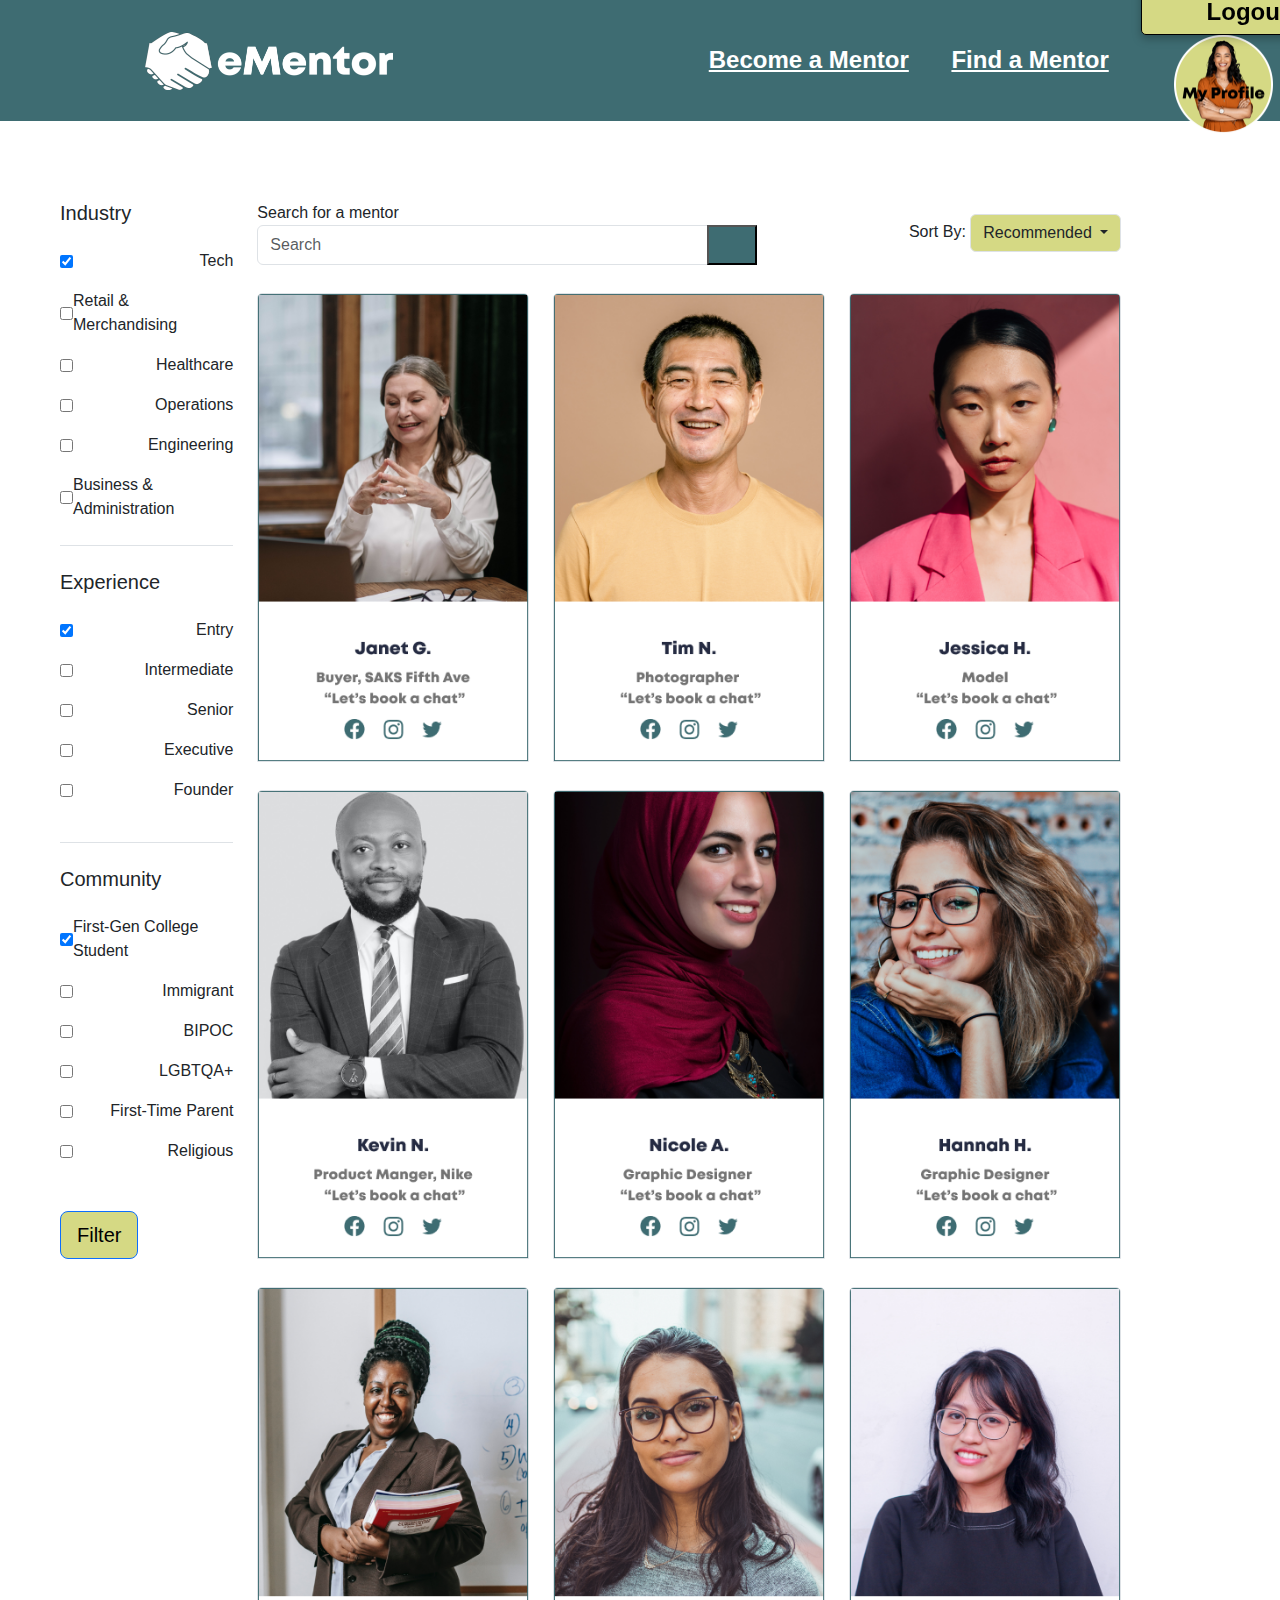
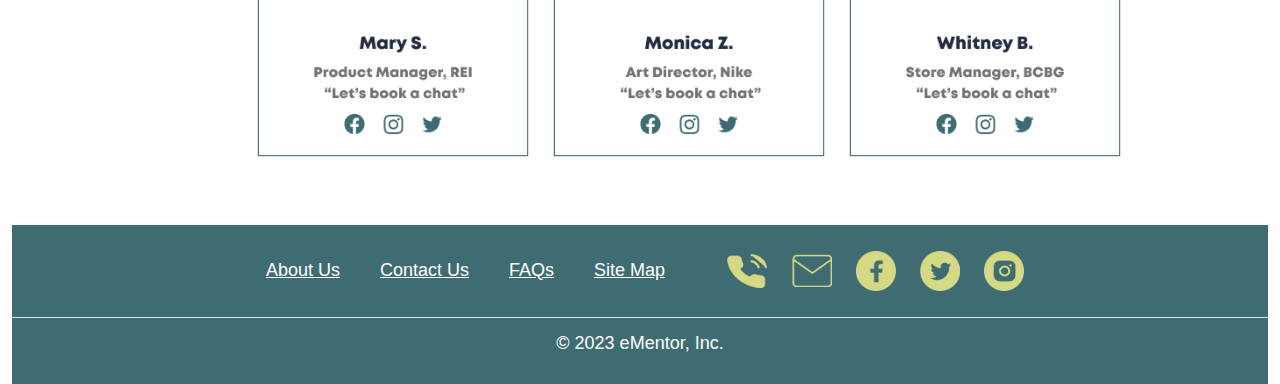
<file: gallery.html>
<!DOCTYPE html>
<html lang="en">
        <head>
        <meta charset="UTF-8">
        <meta name="viewport" content="width=device-width, initial-scale=1">
        
        <title>eMentor</title>
        
        <link href="bootstrap-5.3.0-alpha1-dist/css/bootstrap.min.css" rel="stylesheet"/>
        <script src="bootstrap-5.3.0-alpha1-dist/js/bootstrap.min.js"></script>
        <link rel="stylesheet" href="https://fonts.googleapis.com/icon?family=Material+Icons">
        <link href="https://fonts.cdnfonts.com/css/mont" rel="stylesheet">
        <link rel="stylesheet" href="css/gallery.css">

        <Style>
            .body{
                font-family: mont;
            }

            
            .input-group {
                color: white;
                width: 500px;

            }


        </Style>
<title>eMentor</title>

    </head>
    <body>
          <!-- Navbar -->
       <nav class="navbar navbar-expand-lg navbar-light bg-white" style="padding: 0px !important;">
        <div class="container-fluid" style="background-color: #3E6C72;">
          <button
            class="navbar-toggler"
            type="button"
            data-mdb-toggle="collapse"
            data-mdb-target="#navbarExample01"
            aria-controls="navbarExample01"
            aria-expanded="false"
            aria-label="Toggle navigation"
          >
            <i class="fas fa-bars"></i>
          </button>
          <div class="collapse navbar-collapse" id="navbarExample01">
            <ul class="navbar-nav me-auto mb-2 mb-lg-0">
              <li class="nav-item active">
                <a class="nav-link" aria-current="page" href="index.html"><img src="images/ementor-logo-white.png" height="58" alt="eMentor logo - handshake." style="margin-left: 125px"/></a>
              </li>
              <li class="nav-item2">
                <a class="nav-link" ahref="#" style="color: white;font-weight: bold; color: white; font-weight: bold; width: 236px !important; margin-right: 0px !important;"><u>Become a Mentor</u></a>
                <a class="nav-link" aria-current="page" href="gallery.html" style="color: white; font-weight: bold; width: 191px !important;"><u>Find a Mentor</u></a>
              </li>
            </ul>
                <div class="nav-btn" style="right: auto; margin-right: 50px; left: auto; margin-left: 0px;">
                  <button class="btn sign-link" href="#">Logout</button>&nbsp;&nbsp;
                  <a href="mentee.html">
                    <img src="images/nav-mentee-profile.png" alt="Button Image" style="width:99px; height:99px; margin-left:20px; margin-right:-10px;">
                  </a>
                </div>
        
          </div>
        </div>
      </nav>
      <!-- Navbar -->

<div class="b-example-divider"></div>
        
    <!-- Mentor Gallery Start -->
    <div class="container-fluid pt-5">
        <div class="row px-xl-5">
            <!-- Filter Sidebar Start -->
            <div class="col-lg-2 col-md-12">
                <!-- Industry Start -->
                <div class="border-bottom mb-4 pb-4">
                    <h5 class="font-weight-semi-bold mb-4">Industry</h5>
                    <form>
                        <div class="custom-control custom-checkbox d-flex align-items-center justify-content-between mb-3">
                            <input type="checkbox" class="custom-control-input" checked id="price-all">
                            <label class="custom-control-label" for="price-all">Tech</label>
                        </div>
                        <div class="custom-control custom-checkbox d-flex align-items-center justify-content-between mb-3">
                            <input type="checkbox" class="custom-control-input" id="price-1">
                            <label class="custom-control-label" for="price-1">Retail & Merchandising</label>
                        </div>
                        <div class="custom-control custom-checkbox d-flex align-items-center justify-content-between mb-3">
                            <input type="checkbox" class="custom-control-input" id="price-2">
                            <label class="custom-control-label" for="price-2">Healthcare</label>
                        </div>
                        <div class="custom-control custom-checkbox d-flex align-items-center justify-content-between mb-3">
                            <input type="checkbox" class="custom-control-input" id="price-3">
                            <label class="custom-control-label" for="price-3">Operations</label>
                        </div>
                        <div class="custom-control custom-checkbox d-flex align-items-center justify-content-between mb-3">
                            <input type="checkbox" class="custom-control-input" id="price-4">
                            <label class="custom-control-label" for="price-4">Engineering</label>
                        </div>
                        <div class="custom-control custom-checkbox d-flex align-items-center justify-content-between">
                            <input type="checkbox" class="custom-control-input" id="price-5">
                            <label class="custom-control-label" for="price-5">Business & Administration</label>
                        </div>
                    </form>
                </div>
                <!-- Industry End -->
                
                <!-- Experience Start -->
                <div class="border-bottom mb-4 pb-4">
                    <h5 class="font-weight-semi-bold mb-4">Experience</h5>
                    <form>
                        <div class="custom-control custom-checkbox d-flex align-items-center justify-content-between mb-3">
                            <input type="checkbox" class="custom-control-input" checked id="color-all">
                            <label class="custom-control-label" for="price-all">Entry</label>                        </div>
                        <div class="custom-control custom-checkbox d-flex align-items-center justify-content-between mb-3">
                            <input type="checkbox" class="custom-control-input" id="color-1">
                            <label class="custom-control-label" for="color-1">Intermediate</label>
                        </div>
                        <div class="custom-control custom-checkbox d-flex align-items-center justify-content-between mb-3">
                            <input type="checkbox" class="custom-control-input" id="color-2">
                            <label class="custom-control-label" for="color-2">Senior</label>
                        </div>
                        <div class="custom-control custom-checkbox d-flex align-items-center justify-content-between mb-3">
                            <input type="checkbox" class="custom-control-input" id="color-3">
                            <label class="custom-control-label" for="color-3">Executive</label>
                        </div>
                        <div class="custom-control custom-checkbox d-flex align-items-center justify-content-between mb-3">
                            <input type="checkbox" class="custom-control-input" id="color-4">
                            <label class="custom-control-label" for="color-4">Founder</label>
                        </div>
                    </form>
                </div>
                <!-- Experience End -->

                <!-- Community Start -->
                <div class="mb-5">
                    <h5 class="font-weight-semi-bold mb-4">Community</h5>
                    <form>
                        <div class="custom-control custom-checkbox d-flex align-items-center justify-content-between mb-3">
                            <input type="checkbox" class="custom-control-input" checked id="size-all">
                            <label class="custom-control-label" for="size-all">First-Gen College Student</label>
                        </div>
                        <div class="custom-control custom-checkbox d-flex align-items-center justify-content-between mb-3">
                            <input type="checkbox" class="custom-control-input" id="size-1">
                            <label class="custom-control-label" for="size-1">Immigrant</label>
                        </div>
                        <div class="custom-control custom-checkbox d-flex align-items-center justify-content-between mb-3">
                            <input type="checkbox" class="custom-control-input" id="size-2">
                            <label class="custom-control-label" for="size-2">BIPOC</label>
                        </div>
                        <div class="custom-control custom-checkbox d-flex align-items-center justify-content-between mb-3">
                            <input type="checkbox" class="custom-control-input" id="size-3">
                            <label class="custom-control-label" for="size-3">LGBTQA+</label>
                        </div>
                        <div class="custom-control custom-checkbox d-flex align-items-center justify-content-between mb-3">
                            <input type="checkbox" class="custom-control-input" id="size-4">
                            <label class="custom-control-label" for="size-4">First-Time Parent</label>
                        </div>
                        <div class="custom-control custom-checkbox d-flex align-items-center justify-content-between">
                            <input type="checkbox" class="custom-control-input" id="size-5">
                            <label class="custom-control-label" for="size-5">Religious</label>
                        </div>
                    </form>
                </div>
                <!-- Community End -->
                <div class="filter-button">
                    <button type="button" class="btn btn-primary btn-lg btn-block" style="background-color: #D5D984; color: black;">Filter</button>
                </div>
            </div>
            <!-- Filter Sidebar End -->


            <!-- Mentor Shop Start -->
            <div class="col-lg-9 col-md-12">
                <div class="row pb-3">
                    <!--Search/sort container Start-->
                    <div class="col-12 pb-1">
                        <div class="d-flex align-items-center justify-content-between mb-4">
                            <!--Search Bar Start-->
                            <form action="/serach">
                                <label for="search">Search for a mentor</label>
                                <div class="input-group">
                                    <input type="search" class="form-control" placeholder="Search">
                                    <div>
                                        <input type="submit" value="" class="input-group" style="background-color: #3E6C72; width: 50px; height: 40px;">
                                    </div>
                                </div>
                            </form>
                            <!--Search Bar End-->
                            <!--Sort By Start -->
                            <div class="dropdown ml-4">
                                <label>Sort By:</label>
                                <button class="btn border dropdown-toggle" type="button" id="triggerId" data-toggle="dropdown" aria-haspopup="true"
                                        aria-expanded="false" style="background-color: #D5D984;">
                                            Recommended
                                        </button>
                                <div class="dropdown-menu dropdown-menu-right" aria-labelledby="triggerId">
                                    <a class="dropdown-item" href="#">Best Rating</a>
                                    <a class="dropdown-item" href="#">Availability</a>
                                    <a class="dropdown-item" href="#">Recommended</a>
                                </div>
                            </div>
                            <!--Sort By End -->
                        </div>
                    </div>
                    <!--Search/sort container End -->
                    <!--Gallery Start-->
                    <div class="col-lg-4 col-md-6 col-sm-12 pb-1">
                        <div class="card product-item border-0 mb-4">
                            <div class="card-header product-img position-relative overflow-hidden bg-transparent border p-0">
                                <img class="img-fluid w-100" src="assets/Gallery assets/Mentor Card-1.png" alt="">
                            </div>
                        </div>
                    </div>
                    <div class="col-lg-4 col-md-6 col-sm-12 pb-1">
                        <div class="card product-item border-0 mb-4">
                            <div class="card-header product-img position-relative overflow-hidden bg-transparent border p-0">
                                <img class="img-fluid w-100" src="assets/Gallery assets/Mentor Card-2.png" alt="">
                            </div>
                        </div>
                    </div>
                    <div class="col-lg-4 col-md-6 col-sm-12 pb-1">
                        <div class="card product-item border-0 mb-4">
                            <div class="card-header product-img position-relative overflow-hidden bg-transparent border p-0">
                                <img class="img-fluid w-100" src="assets/Gallery assets/Mentor Card-3.png" alt="">
                            </div>
                        </div>
                    </div>
                    <div class="col-lg-4 col-md-6 col-sm-12 pb-1">
                        <div class="card product-item border-0 mb-4">
                            <div class="card-header product-img position-relative overflow-hidden bg-transparent border p-0">
                                <img class="img-fluid w-100" src="assets/Gallery assets/Mentor Card-4.png" alt="">
                            </div>
                        </div>
                    </div>
                    <div class="col-lg-4 col-md-6 col-sm-12 pb-1">
                        <div class="card product-item border-0 mb-4">
                            <div class="card-header product-img position-relative overflow-hidden bg-transparent border p-0">
                                <img class="img-fluid w-100" src="assets/Gallery assets/Mentor Card-5.png" alt="">
                            </div>
                        </div>
                    </div>
                    <div class="col-lg-4 col-md-6 col-sm-12 pb-1">
                        <div class="card product-item border-0 mb-4">
                            <a class="mentorProfile" aria-current="page" href="mentor.html">
                            <div class="card-header product-img position-relative overflow-hidden bg-transparent border p-0">
                                <img class="img-fluid w-100" src="assets/Gallery assets/Mentor Card-8.png" alt="Hannah">
                            </div></a>
                        </div>
                    </div>
                    <div class="col-lg-4 col-md-6 col-sm-12 pb-1">
                        <div class="card product-item border-0 mb-4">
                            <div class="card-header product-img position-relative overflow-hidden bg-transparent border p-0">
                                <img class="img-fluid w-100" src="assets/Gallery assets/Mentor Card-7.png" alt="">
                            </div>
                        </div>
                    </div>
                    <div class="col-lg-4 col-md-6 col-sm-12 pb-1">
                        <div class="card product-item border-0 mb-4">
                            <div class="card-header product-img position-relative overflow-hidden bg-transparent border p-0">
                                <img class="img-fluid w-100" src="assets/Gallery assets/Mentor Card.png" alt="">
                            </div>
                        </div>
                    </div>
                    <div class="col-lg-4 col-md-6 col-sm-12 pb-1">
                        <div class="card product-item border-0 mb-4">
                            <div class="card-header product-img position-relative overflow-hidden bg-transparent border p-0">
                                <img class="img-fluid w-100" src="assets/Gallery assets/Mentor Card-11.png" alt="">
                            </div>
                    </div>
                    <!--Gallery End-->
                </div>
            </div>
            <!-- Mentor Shop End -->
        </div>
    </div>
    <!-- Mentor Galley End -->
    </body>
     <!-- Footer -->
<div class="footer">
    <footer class="py-3 my-4">
      <ul class="nav justify-content-center border-bottom pb-3 mb-3">
        <li class="nav-item1"><a href="#">About Us</a></li>
        <li class="nav-item1"><a href="#">Contact Us</a></li>
        <li class="nav-item1"><a href="#">FAQs</a></li>
        <li class="nav-item1"><a href="#">Site Map</a></li>
   
        <ul class="icon justify-content-center">
        <li class="icon"><a href="#"><img src="images/icon-phone.png"></a></li>
        <li class="icon"><a href="#"><img src="images/icon-email.png"></a></li>
        <li class="icon"><a href="#"><img src="images/Facebook.png"></a></li>
        <li class="icon"><a href="#"><img src="images/Twitter.png"></a></li>
        <li class="icon"><a href="#"><img src="images/Instagram.png"></a></li>
      </ul>
    </ul>
      <p class="copyright">&copy; 2023 eMentor, Inc.</p>
    </footer>
  </div>
  <!-- Footer -->
</html>
</file>
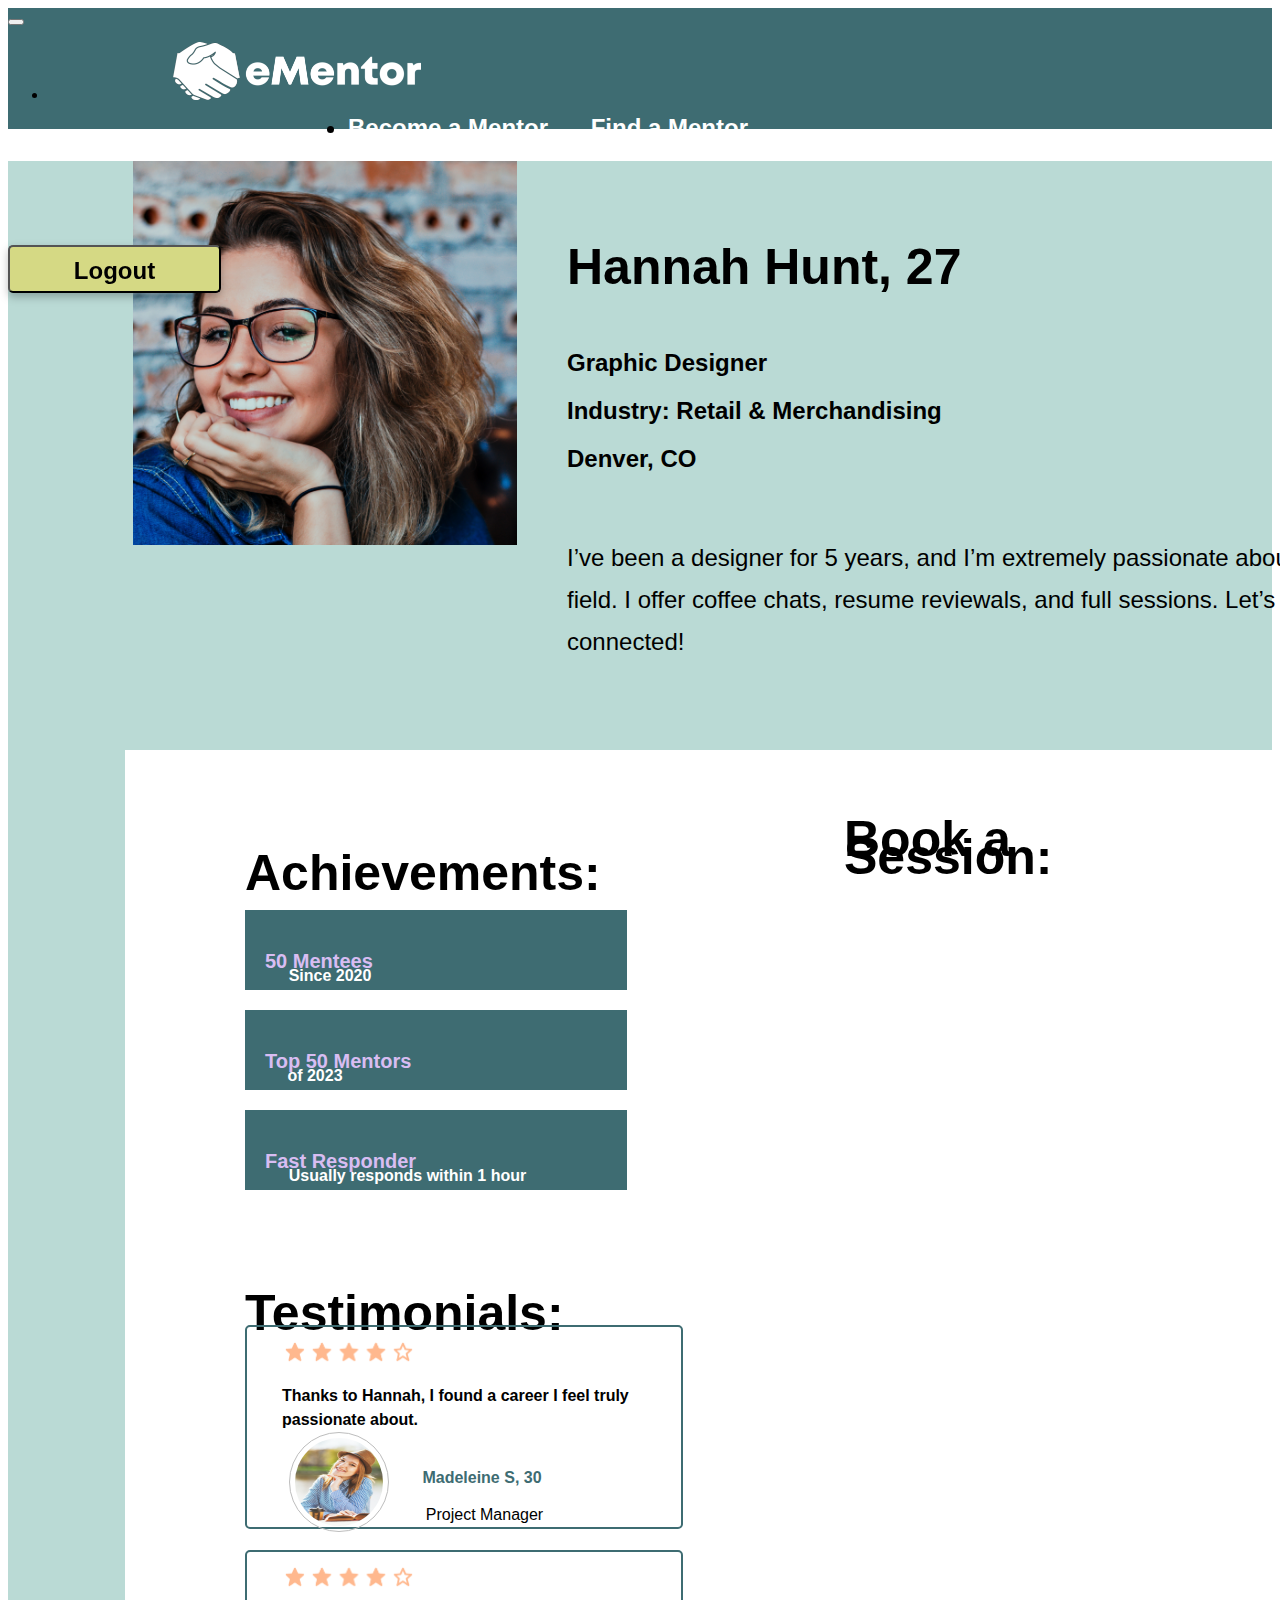
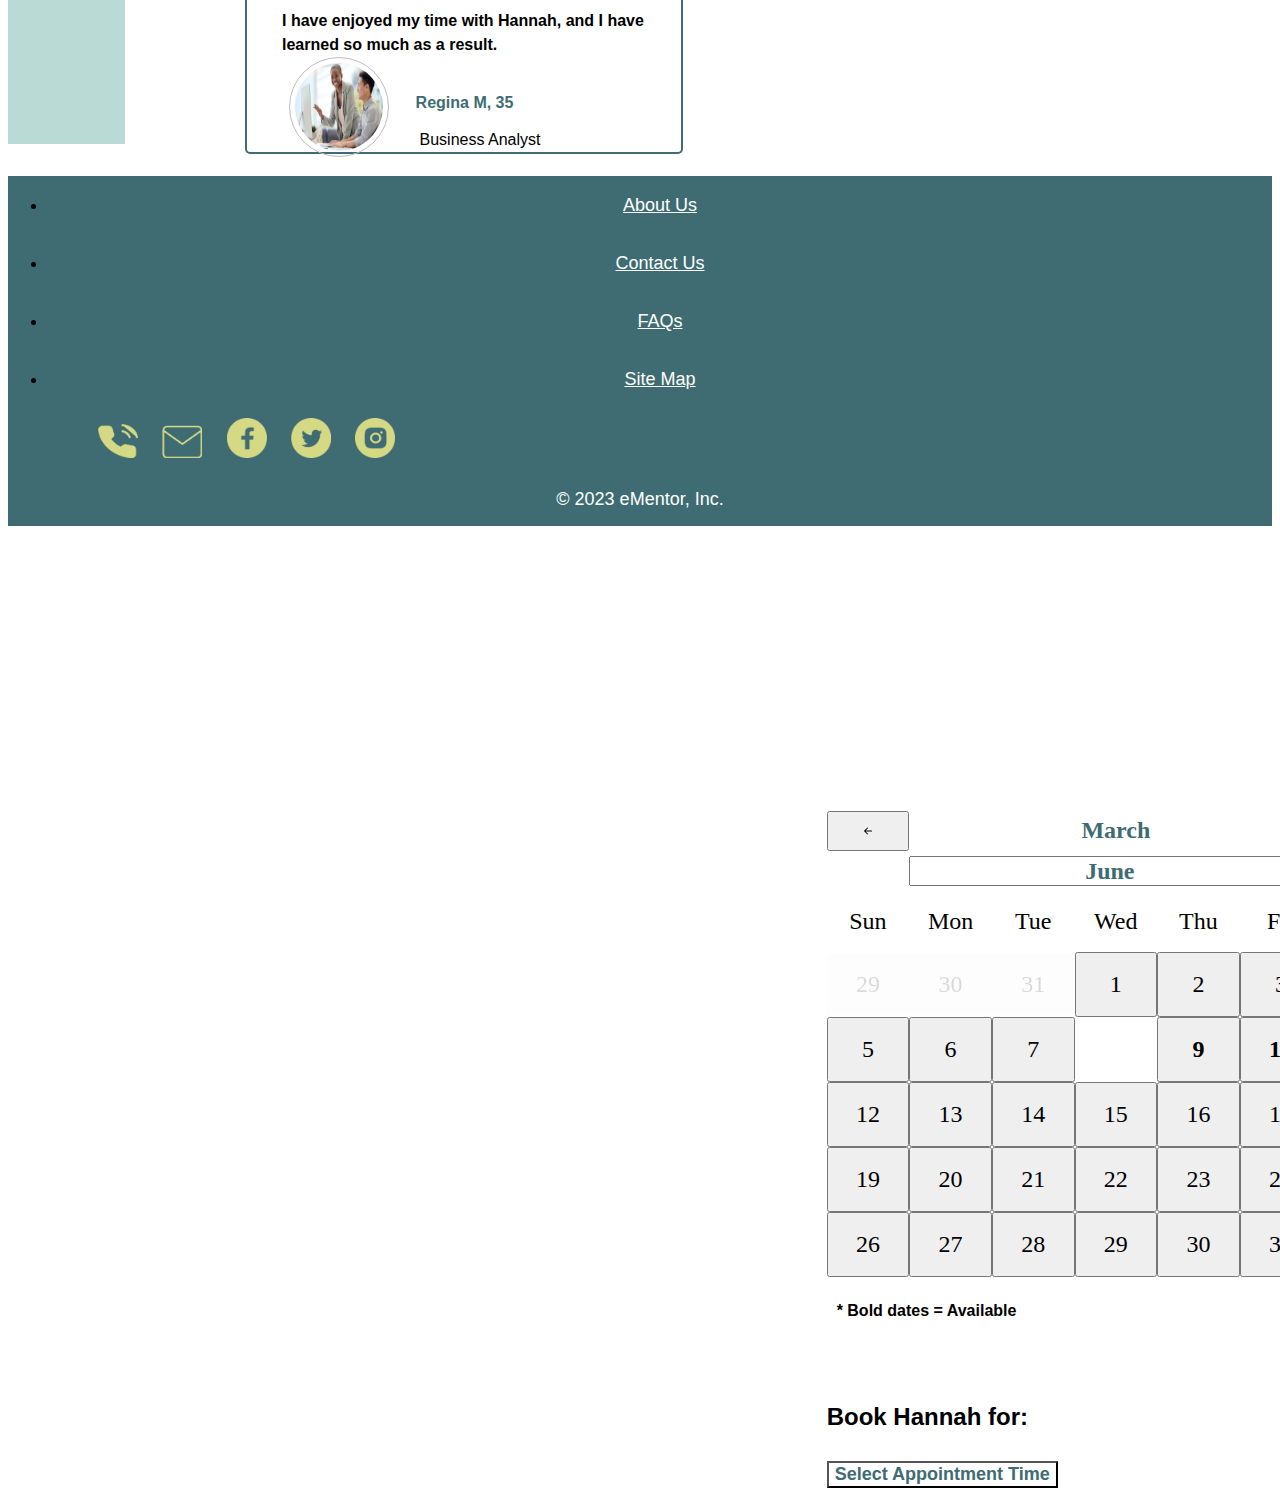
<file: mentor.html>
<!DOCTYPE html>
<html>
    <html lang="en">
    <head>
        <meta charset="UTF-8">
        <meta name="viewport" content="width=device-width, initial-scale=1">

        <link rel="stylesheet" href="https://cdn.jsdelivr.net/npm/bootstrap@4.6.2/dist/css/bootstrap.min.css" integrity="sha384-xOolHFLEh07PJGoPkLv1IbcEPTNtaed2xpHsD9ESMhqIYd0nLMwNLD69Npy4HI+N" crossorigin="anonymous">        <link href="https://cdn.jsdelivr.net/npm/bootstrap@5.3.0-alpha1/dist/css/bootstrap.min.css" rel="stylesheet" integrity="sha384-GLhlTQ8iRABdZLl6O3oVMWSktQOp6b7In1Zl3/Jr59b6EGGoI1aFkw7cmDA6j6gD" crossorigin="anonymous">
        <link rel="canonical" href="https://getbootstrap.com/docs/5.3/examples/footers/">
        <link rel="canonical" href="https://getbootstrap.com/docs/5.3/examples/dropdowns/">
        <link href="https://fonts.cdnfonts.com/css/mont" rel="stylesheet">
        <link rel="stylesheet" href="css/mentor.css">
        <link rel="stylesheet" href="js/cal.appt.js">
        <title>eMentor</title>

    </head>
        
    <body>
          <!-- Navbar -->
       <nav class="navbar navbar-expand-lg navbar-light bg-white" style="padding: 0px !important;">
        <div class="container-fluid" style="background-color: #3E6C72;">
          <button
            class="navbar-toggler"
            type="button"
            data-mdb-toggle="collapse"
            data-mdb-target="#navbarExample01"
            aria-controls="navbarExample01"
            aria-expanded="false"
            aria-label="Toggle navigation"
          >
            <i class="fas fa-bars"></i>
          </button>
          <div class="collapse navbar-collapse" id="navbarExample01">
            <ul class="navbar-nav me-auto mb-2 mb-lg-0">
              <li class="nav-item active">
                <a class="nav-link" aria-current="page" href="index.html"><img src="images/ementor-logo-white.png" height="58" alt="eMentor logo - handshake." style="margin-left: 125px"/></a>
              </li>
              <li class="nav-item2">
                <a class="nav-link" ahref="#" style="color: white;font-weight: bold; color: white; font-weight: bold; width: 236px !important; margin-right: 0px !important;"><u>Become a Mentor</u></a>
                <a class="nav-link" aria-current="page" href="gallery.html" style="color: white; font-weight: bold; width: 191px !important;"><u>Find a Mentor</u></a>
              </li>
            </ul>
                <div class="nav-btn" style="right: auto; margin-right: 50px; left: auto; margin-left: 0px;">
                  <button class="btn sign-link" href="#">Logout</button>&nbsp;&nbsp;
                  <a href="mentee.html">
                    <img src="images/nav-mentee-profile.png" alt="Button Image" style="width:99px; height:99px; margin-left:20px; margin-right:-10px;">
                  </a>
                </div>
        
          </div>
        </div>
      </nav>
      <!-- Navbar -->

<div class="b-example-divider"></div>

 <!-- About Mentor /photo -->
 <section style="background-color: #BADAD5;">
  <div class="container py-5" style="margin-left: 110px !important; margin-right: 110px !important;">
  
    <div style="display: grid; grid-template-columns: 4.8fr 8fr;">
        <div class="col-lg-12" style="padding-left: 0px !important;">
            <div class="card mb-8">
              <div class="card-body" style="padding: 0px !important;">
                <img src="images/hannahh.jpg" alt="avatar" class="img-fluid" style="height: auto; width: 100%;">
              </div>
          </div>
              </div>
              <div class="col-lg-12" style="padding-right: 0px !important;">
                <div class="card mb-8-1" style="width: 917px !important;">
                  <div class="card-body2">
                      <h1 class="my-3">Hannah Hunt, 27</h1><br>
                      <p class="text-muted">Graphic Designer</p>
                      <p class="text-muted">Industry: Retail &amp; Merchandising</p>
                      <p class="text-muted">Denver, CO</p><br>
                      <p class="text-muted-1">I’ve been a designer for 5 years, and I’m extremely passionate about my field. I offer coffee chats, resume reviewals, and full sessions. Let’s get connected! </p>
                      <div class="d-flex justify-content-end mb-2" style="width: 725px; margin-left: 75px !important;">
                        <button class="btn btn-primary" type="button">Follow</button>
                        <button class="btn btn-primary" type="button">Message</button>
                      </div>
                    </div>
                  </div>
                </div>
     
    
      </div>     
        

 <!-- Section/ achievements -->
<br>
<section class="section-container" style="height: 1050px;">
  <div class="sections">
<div class="section-1">
    <h1 style="margin-left: 100px !important; margin-bottom: 0px !important;">Achievements:</h1>
    <div class="mentee" style="left: 120px !important; width: 382px !important; padding-bottom: 0px !important; height: 80px !important;">
      <p class="title" style="padding-bottom: 0px !important;">50 Mentees</p><br>
      <p class="subtitle" style="width: 130px !important; padding-top: 20px !important; padding-bottom: 0px !important; margin-bottom: 0px !important;">Since 2020</p>
    </div>
    <div class="mentee" style="left: 120px; height: 80px; width: 382px !important; padding-bottom: 0px !important; top: 100px !important; margin-top: 100px !important;">
      <p class="title" style="margin-bottom: 0px !important;">Top 50 Mentors</p><br>
      <p class="subtitle" style="width: 100px !important; padding-bottom: 0px !important; padding-top: 20px !important; margin-bottom: 0px !important;">of 2023</p>
    </div>
    <div class="mentee" style="left: 120px; height: 80px; margin-top: 200px !important; width: 382px !important;">
      <p class="title" style="margin-bottom: 0px !important;">Fast Responder</p><br>
      <p class="subtitle" style="width: 293px !important; padding-bottom: 0px !important; padding-top: 20px !important; margin-bottom: 0px !important; padding-left: 16px !important;">Usually responds within 1 hour</p>
    </div>

</div>

<!-- Section/ testimonials -->
  <div class="section-2">
    <h1 style="margin-left: 100px; margin-bottom: 0px;">Testimonials:</h1>
   <div class="review" style="top: 75px; height: 200px; left: 120px;">
    <img src="images/stars.png" style="width: 130.07px; height: 22.01px; margin-left: -230px; padding-top: 0px !important; margin-top: 15px !important;">
    <p class="rinfo" style="text-align: left; margin-bottom: 0px; margin-left: 35px; margin-right: 35px;">Thanks to Hannah, I found a career I feel truly passionate about.</p>
    <img src="images/madeleine.jpg" style="box-sizing: border-box; border: 1px solid rgb(189, 189, 189); border-radius: 50%; padding: 5px; width: 100%; max-width: 100px; height: 100%; max-height: 100px; margin-left: -250px;">
    <p class="name" style="margin-bottom: 0px; width: 130px; top: auto; margin-top: -70px; margin-left: 170px;">Madeleine S, 30</p>
    <p style="width: 145px; margin-left: 165px; padding-left: 0px; margin-bottom: 0px;">Project Manager</p>
   </div>

   <div class="review" style="top: 300px; height:200px; left: 120px;">
    <img src="images/stars.png" style="width: 130.07px; height: 22.01px; margin-left: -230px; padding-top: 0px !important; margin-top: 15px !important;">
    <p class="rinfo" style="text-align: left; margin-bottom: 0px; margin-left: 35px; margin-right: 35px;">I have enjoyed my time with Hannah, and I have learned so much as a result.</p>
    <img src="images/mentor4.jpg" style="box-sizing: border-box; border: 1px solid rgb(189, 189, 189); border-radius: 50%; padding: 5px; width: 100%; max-width: 100px; height: 100%; max-height: 100px; margin-left: -250px;"><br>
    <p class="name" style="margin-bottom: 0px; width: 125px; top: auto; margin-top: -70px; margin-left: 155px;">Regina M, 35</p>
    <p style="width: 140px; margin-left: 163px; margin-bottom: 0px;">Business Analyst</p>
   </div>
    
  </div> 
</div>
 <!-- Section/ calendar -->
 <h1 style="margin-left: 180px; margin-bottom: 0px; top: 0px !important; margin-top: 80px !important;">Book a Session:</h1><br>
 <div class="dropdown-menu d-block position-static p-2 shadow rounded-3 w-340px;" style="margin-top: 160px !important; border-top-width: 0px !important; left: 0px !important; margin-left: -400px !important;">
   <div class="d-grid gap-1">
     <div class="cal">
       <div class="cal-month">
         <button class="btn cal-btn" type="button">
          <svg xmlns="https://www.w3.org/2000/svg" width="16" height="16" fill="currentColor" class="bi bi-arrow-left-short" viewBox="0 0 16 16">
            <path fill-rule="evenodd" d="M12 8a.5.5 0 0 1-.5.5H5.707l2.147 2.146a.5.5 0 0 1-.708.708l-3-3a.5.5 0 0 1 0-.708l3-3a.5.5 0 1 1 .708.708L5.707 7.5H11.5a.5.5 0 0 1 .5.5z"/>
          </svg>
         </button>
         <strong class="cal-month-name">March</strong>
         <select class="form-select cal-month-name d-none">
           <option value="January">January</option>
           <option value="February">February</option>
           <option value="March">March</option>
           <option value="April">April</option>
           <option value="May">May</option>
           <option selected value="June">June</option>
           <option value="July">July</option>
           <option value="August">August</option>
           <option value="September">September</option>
           <option value="October">October</option>
           <option value="November">November</option>
           <option value="December">December</option>
         </select>
         <button class="btn cal-btn" type="button">
          <svg xmlns="https://www.w3.org/2000/svg" width="16" height="16" fill="currentColor" class="bi bi-arrow-right-short" viewBox="0 0 16 16">
            <path fill-rule="evenodd" d="M4 8a.5.5 0 0 1 .5-.5h5.793L8.146 5.354a.5.5 0 1 1 .708-.708l3 3a.5.5 0 0 1 0 .708l-3 3a.5.5 0 0 1-.708-.708L10.293 8.5H4.5A.5.5 0 0 1 4 8z"/>
          </svg>
         </button>
       </div>
       <div class="cal-weekdays text-muted-2">
         <div class="cal-weekday">Sun</div>
         <div class="cal-weekday">Mon</div>
         <div class="cal-weekday">Tue</div>
         <div class="cal-weekday">Wed</div>
         <div class="cal-weekday">Thu</div>
         <div class="cal-weekday">Fri</div>
         <div class="cal-weekday">Sat</div>
       </div>
       <div class="cal-days">
        <button class="btn cal-btn" disabled type="button">29</button>
         <button class="btn cal-btn" disabled type="button">30</button>
         <button class="btn cal-btn" disabled type="button">31</button>
 
         <button class="btn cal-btn" type="button">1</button>
         <button class="btn cal-btn" type="button">2</button>
         <button class="btn cal-btn" type="button">3</button>
         <button class="btn cal-btn" type="button">4</button>
         <button class="btn cal-btn" type="button">5</button>
         <button class="btn cal-btn" type="button">6</button>
         <button class="btn cal-btn" type="button">7</button>
 
         <a class="btn cal-btn" type="button" href="mentor2.html"><b>8</b></a>
         <button class="btn cal-btn" type="button"><b>9</b></button>
         <button class="btn cal-btn" type="button"><b>10</b></button>
         <button class="btn cal-btn" type="button"><b>11</b></button>
         <button class="btn cal-btn" type="button">12</button>
         <button class="btn cal-btn" type="button">13</button>
         <button class="btn cal-btn" type="button">14</button>
 
         <button class="btn cal-btn" type="button">15</button>
         <button class="btn cal-btn" type="button">16</button>
         <button class="btn cal-btn" type="button">17</button>
         <button class="btn cal-btn" type="button">18</button>
         <button class="btn cal-btn" type="button">19</button>
         <button class="btn cal-btn" type="button">20</button>
         <button class="btn cal-btn" type="button">21</button>
 
         <button class="btn cal-btn" type="button">22</button>
         <button class="btn cal-btn" type="button">23</button>
         <button class="btn cal-btn" type="button">24</button>
         <button class="btn cal-btn" type="button">25</button>
         <button class="btn cal-btn" type="button">26</button>
         <button class="btn cal-btn" type="button">27</button>
         <button class="btn cal-btn" type="button">28</button>
 
         <button class="btn cal-btn" type="button">29</button>
         <button class="btn cal-btn" type="button">30</button>
         <button class="btn cal-btn" type="button">31</button>
         
       </div>
       <div class="legend">
        <p class="legend-1"><b>* Bold dates = Available</b></p>
       </div>

       <div class="booking">
        <p class="bookapt">Book Hannah for:</p>
       </div>

       <div class="dropdown-menu-1">
        <button class="btn btn-secondary dropdown-toggle" type="button" id="dropdownMenuButton" data-toggle="dropdown" aria-haspopup="true" aria-expanded="false" 
        style="font-size: 18px; font-family: 'Mont', sans-serif; font-weight: 900; color: #3E6C72; background-color: #ffffff;">
          Select Appointment Time
        </button>
        <div class="dropdown-menu" aria-labelledby="dropdownMenuButton" style="position: absolute; transform: translate3d(733px, 261px, 0px); top: 0px; left: 0px; will-change: transform; width: 252px; height: 98px;">
          <a class="dropdown-item item1 active" href="#" style="font-size: 18px; font-family: 'Mont', sans-serif; font-weight: 900; color: #3E6C72; background-color: #ffffff;">Coffee Chat - 10 min</a>
          <a class="dropdown-item item2" href="#" style="font-size: 18px; font-family: 'Mont', sans-serif; font-weight: 900; color: #3E6C72; background-color: #ffffff;">Mentor Session - 60 min</a>
        </div>
      </div>
     </div>
   </div>

 </div>

</section>

</div>

<script src="https://cdn.jsdelivr.net/npm/jquery@3.5.1/dist/jquery.slim.min.js" integrity="sha384-DfXdz2htPH0lsSSs5nCTpuj/zy4C+OGpamoFVy38MVBnE+IbbVYUew+OrCXaRkfj" crossorigin="anonymous"></script>
<script src="https://cdn.jsdelivr.net/npm/popper.js@1.16.1/dist/umd/popper.min.js" integrity="sha384-9/reFTGAW83EW2RDu2S0VKaIzap3H66lZH81PoYlFhbGU+6BZp6G7niu735Sk7lN" crossorigin="anonymous"></script>
<script src="https://cdn.jsdelivr.net/npm/bootstrap@4.6.2/dist/js/bootstrap.min.js" integrity="sha384-+sLIOodYLS7CIrQpBjl+C7nPvqq+FbNUBDunl/OZv93DB7Ln/533i8e/mZXLi/P+" crossorigin="anonymous"></script>
<script src="https://cdn.jsdelivr.net/npm/bootstrap@5.3.0-alpha1/dist/js/bootstrap.min.js" integrity="sha384-mQ93GR66B00ZXjt0YO5KlohRA5SY2XofN4zfuZxLkoj1gXtW8ANNCe9d5Y3eG5eD" crossorigin="anonymous"></script>

</body>

<div class="b-example-divider" style="margin-top: 1050px !important; margin-bottom: 0px !important;"></div>

<!-- Footer -->
<div class="footer" style="top: auto !important; margin-top: 0px !important;">
  <footer class="py-3 my-4" style="margin-top: 0px !important;">
    <ul class="nav justify-content-center border-bottom pb-3 mb-3" style="margin-top: 0px !important;">
      <li class="nav-item1"><a href="#">About Us</a></li>
      <li class="nav-item1"><a href="#">Contact Us</a></li>
      <li class="nav-item1"><a href="#">FAQs</a></li>
      <li class="nav-item1"><a href="#">Site Map</a></li>
 
      <ul class="icon justify-content-center">
      <li class="icon"><a href="#"><img src="images/icon-phone.png"></a></li>
      <li class="icon"><a href="#"><img src="images/icon-email.png"></a></li>
      <li class="icon"><a href="#"><img src="images/Facebook.png"></a></li>
      <li class="icon"><a href="#"><img src="images/Twitter.png"></a></li>
      <li class="icon"><a href="#"><img src="images/Instagram.png"></a></li>
    </ul>
  </ul>
    <p class="copyright">&copy; 2023 eMentor, Inc.</p>
  </footer>
</div>
<!-- Footer -->

</html>
</file>
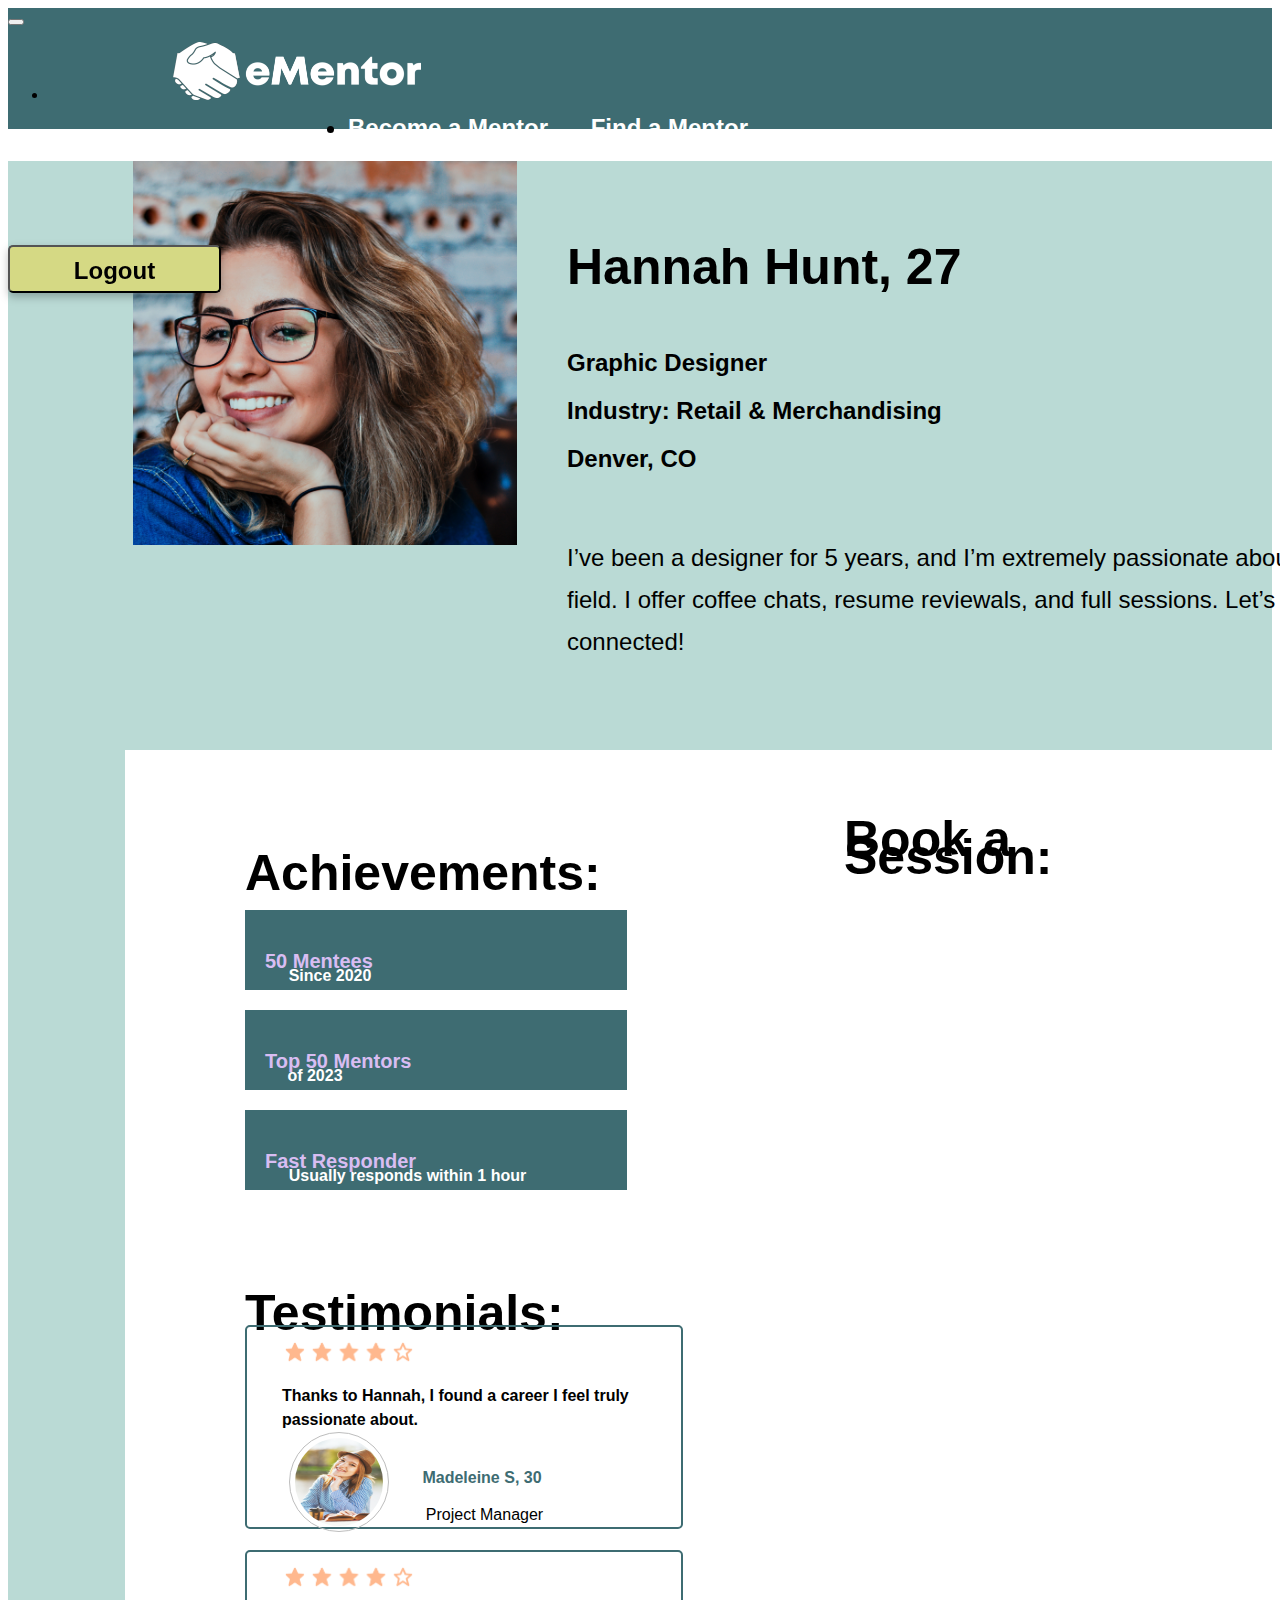
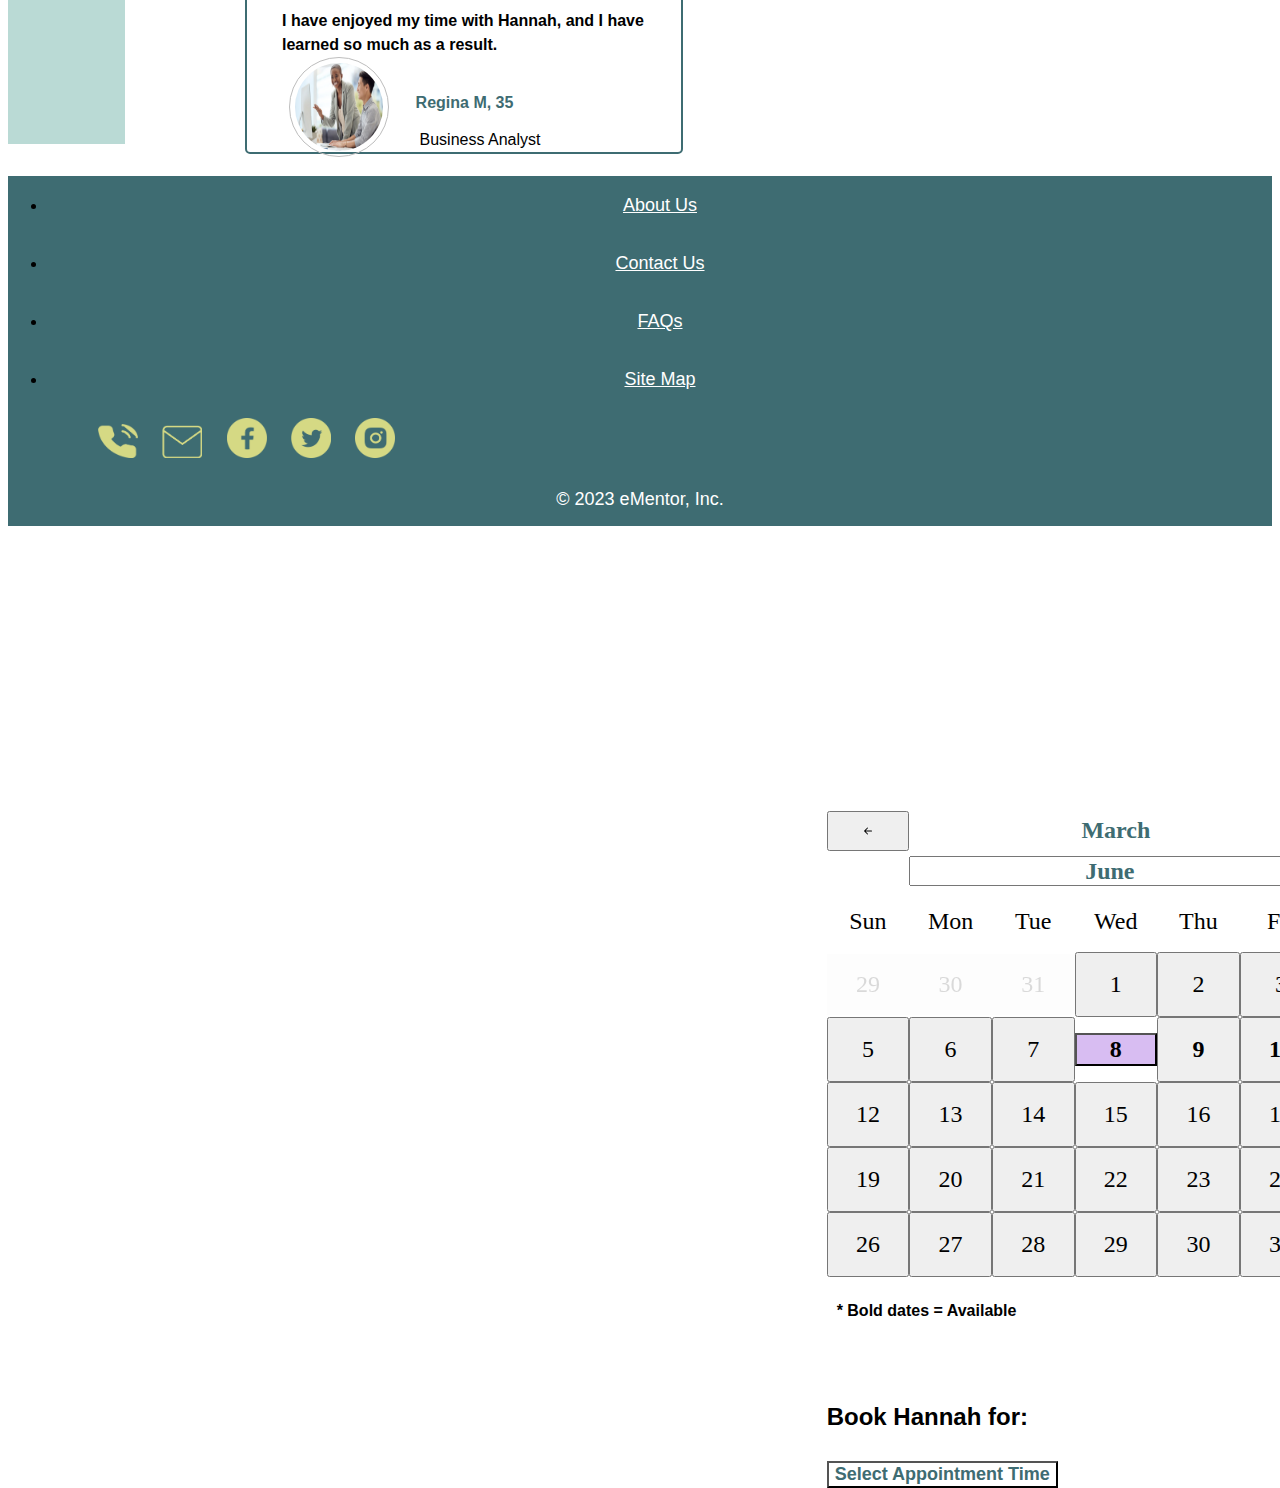
<file: mentor2.html>
<!DOCTYPE html>
<html>
    <html lang="en">
    <head>
        <meta charset="UTF-8">
        <meta name="viewport" content="width=device-width, initial-scale=1">

        <link rel="stylesheet" href="https://cdn.jsdelivr.net/npm/bootstrap@4.6.2/dist/css/bootstrap.min.css" integrity="sha384-xOolHFLEh07PJGoPkLv1IbcEPTNtaed2xpHsD9ESMhqIYd0nLMwNLD69Npy4HI+N" crossorigin="anonymous">        <link href="https://cdn.jsdelivr.net/npm/bootstrap@5.3.0-alpha1/dist/css/bootstrap.min.css" rel="stylesheet" integrity="sha384-GLhlTQ8iRABdZLl6O3oVMWSktQOp6b7In1Zl3/Jr59b6EGGoI1aFkw7cmDA6j6gD" crossorigin="anonymous">
        <link rel="canonical" href="https://getbootstrap.com/docs/5.3/examples/footers/">
        <link rel="canonical" href="https://getbootstrap.com/docs/5.3/examples/dropdowns/">
        <link href="https://fonts.cdnfonts.com/css/mont" rel="stylesheet">
        <link rel="stylesheet" href="css/mentor.css">
        <link rel="stylesheet" href="js/cal.appt.js">
        <title>eMentor</title>

    </head>
        
    <body>
          <!-- Navbar -->
       <nav class="navbar navbar-expand-lg navbar-light bg-white" style="padding: 0px !important;">
        <div class="container-fluid" style="background-color: #3E6C72;">
          <button
            class="navbar-toggler"
            type="button"
            data-mdb-toggle="collapse"
            data-mdb-target="#navbarExample01"
            aria-controls="navbarExample01"
            aria-expanded="false"
            aria-label="Toggle navigation"
          >
            <i class="fas fa-bars"></i>
          </button>
          <div class="collapse navbar-collapse" id="navbarExample01">
            <ul class="navbar-nav me-auto mb-2 mb-lg-0">
              <li class="nav-item active">
                <a class="nav-link" aria-current="page" href="index.html"><img src="images/ementor-logo-white.png" height="58" alt="eMentor logo - handshake." style="margin-left: 125px"/></a>
              </li>
              <li class="nav-item2">
                <a class="nav-link" ahref="#" style="color: white;font-weight: bold; color: white; font-weight: bold; width: 236px !important; margin-right: 0px !important;"><u>Become a Mentor</u></a>
                <a class="nav-link" aria-current="page" href="gallery.html" style="color: white; font-weight: bold; width: 191px !important;"><u>Find a Mentor</u></a>
              </li>
            </ul>
                <div class="nav-btn" style="right: auto; margin-right: 50px; left: auto; margin-left: 0px;">
                  <button class="btn sign-link" href="#">Logout</button>&nbsp;&nbsp;
                  <a href="mentee.html">
                    <img src="images/nav-mentee-profile.png" alt="Button Image" style="width:99px; height:99px; margin-left:20px; margin-right:-10px;">
                  </a>
                </div>
        
          </div>
        </div>
      </nav>
      <!-- Navbar -->

<div class="b-example-divider"></div>

 <!-- About Mentor /photo -->
 <section style="background-color: #BADAD5;">
  <div class="container py-5" style="margin-left: 110px !important; margin-right: 110px !important;">
  
    <div style="display: grid; grid-template-columns: 4.8fr 8fr;">
        <div class="col-lg-12" style="padding-left: 0px !important;">
            <div class="card mb-8">
              <div class="card-body" style="padding: 0px !important;">
                <img src="images/hannahh.jpg" alt="avatar" class="img-fluid" style="height: auto; width: 100%;">
              </div>
          </div>
              </div>
              <div class="col-lg-12" style="padding-right: 0px !important;">
                <div class="card mb-8-1" style="width: 917px !important;">
                  <div class="card-body2">
                      <h1 class="my-3">Hannah Hunt, 27</h1><br>
                      <p class="text-muted">Graphic Designer</p>
                      <p class="text-muted">Industry: Retail &amp; Merchandising</p>
                      <p class="text-muted">Denver, CO</p><br>
                      <p class="text-muted-1">I’ve been a designer for 5 years, and I’m extremely passionate about my field. I offer coffee chats, resume reviewals, and full sessions. Let’s get connected! </p>
                      <div class="d-flex justify-content-end mb-2" style="width: 725px; margin-left: 75px !important;">
                        <button class="btn btn-primary" type="button">Follow</button>
                        <button class="btn btn-primary" type="button">Message</button>
                      </div>
                    </div>
                  </div>
                </div>
     
    
      </div>     
        

 <!-- Section/ achievements -->
<br>
<section class="section-container" style="height: 1050px;">
  <div class="sections">
<div class="section-1">
    <h1 style="margin-left: 100px !important; margin-bottom: 0px !important;">Achievements:</h1>
    <div class="mentee" style="left: 120px !important; width: 382px !important; padding-bottom: 0px !important; height: 80px !important;">
      <p class="title" style="padding-bottom: 0px !important;">50 Mentees</p><br>
      <p class="subtitle" style="width: 130px !important; padding-top: 20px !important; padding-bottom: 0px !important; margin-bottom: 0px !important;">Since 2020</p>
    </div>
    <div class="mentee" style="left: 120px; height: 80px; width: 382px !important; padding-bottom: 0px !important; top: 100px !important; margin-top: 100px !important;">
      <p class="title" style="margin-bottom: 0px !important;">Top 50 Mentors</p><br>
      <p class="subtitle" style="width: 100px !important; padding-bottom: 0px !important; padding-top: 20px !important; margin-bottom: 0px !important;">of 2023</p>
    </div>
    <div class="mentee" style="left: 120px; height: 80px; margin-top: 200px !important; width: 382px !important;">
      <p class="title" style="margin-bottom: 0px !important;">Fast Responder</p><br>
      <p class="subtitle" style="width: 293px !important; padding-bottom: 0px !important; padding-top: 20px !important; margin-bottom: 0px !important; padding-left: 16px !important;">Usually responds within 1 hour</p>
    </div>

</div>

<!-- Section/ testimonials -->
  <div class="section-2">
    <h1 style="margin-left: 100px; margin-bottom: 0px;">Testimonials:</h1>
   <div class="review" style="top: 75px; height: 200px; left: 120px;">
    <img src="images/stars.png" style="width: 130.07px; height: 22.01px; margin-left: -230px; padding-top: 0px !important; margin-top: 15px !important;">
    <p class="rinfo" style="text-align: left; margin-bottom: 0px; margin-left: 35px; margin-right: 35px;">Thanks to Hannah, I found a career I feel truly passionate about.</p>
    <img src="images/madeleine.jpg" style="box-sizing: border-box; border: 1px solid rgb(189, 189, 189); border-radius: 50%; padding: 5px; width: 100%; max-width: 100px; height: 100%; max-height: 100px; margin-left: -250px;">
    <p class="name" style="margin-bottom: 0px; width: 130px; top: auto; margin-top: -70px; margin-left: 170px;">Madeleine S, 30</p>
    <p style="width: 145px; margin-left: 165px; padding-left: 0px; margin-bottom: 0px;">Project Manager</p>
   </div>

   <div class="review" style="top: 300px; height:200px; left: 120px;">
    <img src="images/stars.png" style="width: 130.07px; height: 22.01px; margin-left: -230px; padding-top: 0px !important; margin-top: 15px !important;">
    <p class="rinfo" style="text-align: left; margin-bottom: 0px; margin-left: 35px; margin-right: 35px;">I have enjoyed my time with Hannah, and I have learned so much as a result.</p>
    <img src="images/mentor4.jpg" style="box-sizing: border-box; border: 1px solid rgb(189, 189, 189); border-radius: 50%; padding: 5px; width: 100%; max-width: 100px; height: 100%; max-height: 100px; margin-left: -250px;"><br>
    <p class="name" style="margin-bottom: 0px; width: 125px; top: auto; margin-top: -70px; margin-left: 155px;">Regina M, 35</p>
    <p style="width: 140px; margin-left: 163px; margin-bottom: 0px;">Business Analyst</p>
   </div>
    
  </div> 
</div>
 <!-- Section/ calendar -->
 <h1 style="margin-left: 180px; margin-bottom: 0px; top: 0px !important; margin-top: 80px !important;">Book a Session:</h1><br>
 <div class="dropdown-menu d-block position-static p-2 shadow rounded-3 w-340px;" style="margin-top: 160px !important; border-top-width: 0px !important; left: 0px !important; margin-left: -400px !important;">
   <div class="d-grid gap-1">
     <div class="cal">
       <div class="cal-month">
         <button class="btn cal-btn" type="button">
          <svg xmlns="https://www.w3.org/2000/svg" width="16" height="16" fill="currentColor" class="bi bi-arrow-left-short" viewBox="0 0 16 16">
            <path fill-rule="evenodd" d="M12 8a.5.5 0 0 1-.5.5H5.707l2.147 2.146a.5.5 0 0 1-.708.708l-3-3a.5.5 0 0 1 0-.708l3-3a.5.5 0 1 1 .708.708L5.707 7.5H11.5a.5.5 0 0 1 .5.5z"/>
          </svg>
         </button>
         <strong class="cal-month-name">March</strong>
         <select class="form-select cal-month-name d-none">
           <option value="January">January</option>
           <option value="February">February</option>
           <option value="March">March</option>
           <option value="April">April</option>
           <option value="May">May</option>
           <option selected value="June">June</option>
           <option value="July">July</option>
           <option value="August">August</option>
           <option value="September">September</option>
           <option value="October">October</option>
           <option value="November">November</option>
           <option value="December">December</option>
         </select>
         <button class="btn cal-btn" type="button">
          <svg xmlns="https://www.w3.org/2000/svg" width="16" height="16" fill="currentColor" class="bi bi-arrow-right-short" viewBox="0 0 16 16">
            <path fill-rule="evenodd" d="M4 8a.5.5 0 0 1 .5-.5h5.793L8.146 5.354a.5.5 0 1 1 .708-.708l3 3a.5.5 0 0 1 0 .708l-3 3a.5.5 0 0 1-.708-.708L10.293 8.5H4.5A.5.5 0 0 1 4 8z"/>
          </svg>
         </button>
       </div>
       <div class="cal-weekdays text-muted-2">
         <div class="cal-weekday">Sun</div>
         <div class="cal-weekday">Mon</div>
         <div class="cal-weekday">Tue</div>
         <div class="cal-weekday">Wed</div>
         <div class="cal-weekday">Thu</div>
         <div class="cal-weekday">Fri</div>
         <div class="cal-weekday">Sat</div>
       </div>
       <div class="cal-days">
        <button class="btn cal-btn" disabled type="button">29</button>
         <button class="btn cal-btn" disabled type="button">30</button>
         <button class="btn cal-btn" disabled type="button">31</button>
 
         <button class="btn cal-btn" type="button">1</button>
         <button class="btn cal-btn" type="button">2</button>
         <button class="btn cal-btn" type="button">3</button>
         <button class="btn cal-btn" type="button">4</button>
         <button class="btn cal-btn" type="button">5</button>
         <button class="btn cal-btn" type="button">6</button>
         <button class="btn cal-btn" type="button">7</button>
 
         <button class="btn cal-btn-1" type="button"><b>8</b></button>
         <button class="btn cal-btn" type="button"><b>9</b></button>
         <button class="btn cal-btn" type="button"><b>10</b></button>
         <button class="btn cal-btn" type="button"><b>11</b></button>
         <button class="btn cal-btn" type="button">12</button>
         <button class="btn cal-btn" type="button">13</button>
         <button class="btn cal-btn" type="button">14</button>
 
         <button class="btn cal-btn" type="button">15</button>
         <button class="btn cal-btn" type="button">16</button>
         <button class="btn cal-btn" type="button">17</button>
         <button class="btn cal-btn" type="button">18</button>
         <button class="btn cal-btn" type="button">19</button>
         <button class="btn cal-btn" type="button">20</button>
         <button class="btn cal-btn" type="button">21</button>
 
         <button class="btn cal-btn" type="button">22</button>
         <button class="btn cal-btn" type="button">23</button>
         <button class="btn cal-btn" type="button">24</button>
         <button class="btn cal-btn" type="button">25</button>
         <button class="btn cal-btn" type="button">26</button>
         <button class="btn cal-btn" type="button">27</button>
         <button class="btn cal-btn" type="button">28</button>
 
         <button class="btn cal-btn" type="button">29</button>
         <button class="btn cal-btn" type="button">30</button>
         <button class="btn cal-btn" type="button">31</button>
         
       </div>
       <div class="legend">
        <p class="legend-1"><b>* Bold dates = Available</b></p>
       </div>

       <div class="booking">
        <p class="bookapt">Book Hannah for:</p>
       </div>

       <div class="dropdown-menu-1">
        <button class="btn btn-secondary dropdown-toggle" type="button" id="dropdownMenuButton" data-toggle="dropdown" aria-haspopup="true" aria-expanded="false" 
        style="font-size: 18px; font-family: 'Mont', sans-serif; font-weight: 900; color: #3E6C72; background-color: #ffffff;">
          Select Appointment Time
        </button>
        <div class="dropdown-menu" aria-labelledby="dropdownMenuButton" style="position: absolute; transform: translate3d(733px, 261px, 0px); top: 0px; left: 0px; will-change: transform; width: 252px; height: 98px;">
          <a class="dropdown-item item1 active" href="mentor3.html" style="font-size: 18px; font-family: 'Mont', sans-serif; font-weight: 900; color: #3E6C72; background-color: #ffffff;">Coffee Chat - 10 min</a>
          <a class="dropdown-item item2" href="#" style="font-size: 18px; font-family: 'Mont', sans-serif; font-weight: 900; color: #3E6C72; background-color: #ffffff;">Mentor Session - 60 min</a>
        </div>
      </div>
     </div>
   </div>

 </div>

</section>

</div>

<script src="https://cdn.jsdelivr.net/npm/jquery@3.5.1/dist/jquery.slim.min.js" integrity="sha384-DfXdz2htPH0lsSSs5nCTpuj/zy4C+OGpamoFVy38MVBnE+IbbVYUew+OrCXaRkfj" crossorigin="anonymous"></script>
<script src="https://cdn.jsdelivr.net/npm/popper.js@1.16.1/dist/umd/popper.min.js" integrity="sha384-9/reFTGAW83EW2RDu2S0VKaIzap3H66lZH81PoYlFhbGU+6BZp6G7niu735Sk7lN" crossorigin="anonymous"></script>
<script src="https://cdn.jsdelivr.net/npm/bootstrap@4.6.2/dist/js/bootstrap.min.js" integrity="sha384-+sLIOodYLS7CIrQpBjl+C7nPvqq+FbNUBDunl/OZv93DB7Ln/533i8e/mZXLi/P+" crossorigin="anonymous"></script>
<script src="https://cdn.jsdelivr.net/npm/bootstrap@5.3.0-alpha1/dist/js/bootstrap.min.js" integrity="sha384-mQ93GR66B00ZXjt0YO5KlohRA5SY2XofN4zfuZxLkoj1gXtW8ANNCe9d5Y3eG5eD" crossorigin="anonymous"></script>

</body>

<div class="b-example-divider" style="margin-top: 1050px !important; margin-bottom: 0px !important;"></div>

<!-- Footer -->
<div class="footer" style="top: auto !important; margin-top: 0px !important;">
  <footer class="py-3 my-4" style="margin-top: 0px !important;">
    <ul class="nav justify-content-center border-bottom pb-3 mb-3" style="margin-top: 0px !important;">
      <li class="nav-item1"><a href="#">About Us</a></li>
      <li class="nav-item1"><a href="#">Contact Us</a></li>
      <li class="nav-item1"><a href="#">FAQs</a></li>
      <li class="nav-item1"><a href="#">Site Map</a></li>
 
      <ul class="icon justify-content-center">
      <li class="icon"><a href="#"><img src="images/icon-phone.png"></a></li>
      <li class="icon"><a href="#"><img src="images/icon-email.png"></a></li>
      <li class="icon"><a href="#"><img src="images/Facebook.png"></a></li>
      <li class="icon"><a href="#"><img src="images/Twitter.png"></a></li>
      <li class="icon"><a href="#"><img src="images/Instagram.png"></a></li>
    </ul>
  </ul>
    <p class="copyright">&copy; 2023 eMentor, Inc.</p>
  </footer>
</div>
<!-- Footer -->

</html>
</file>
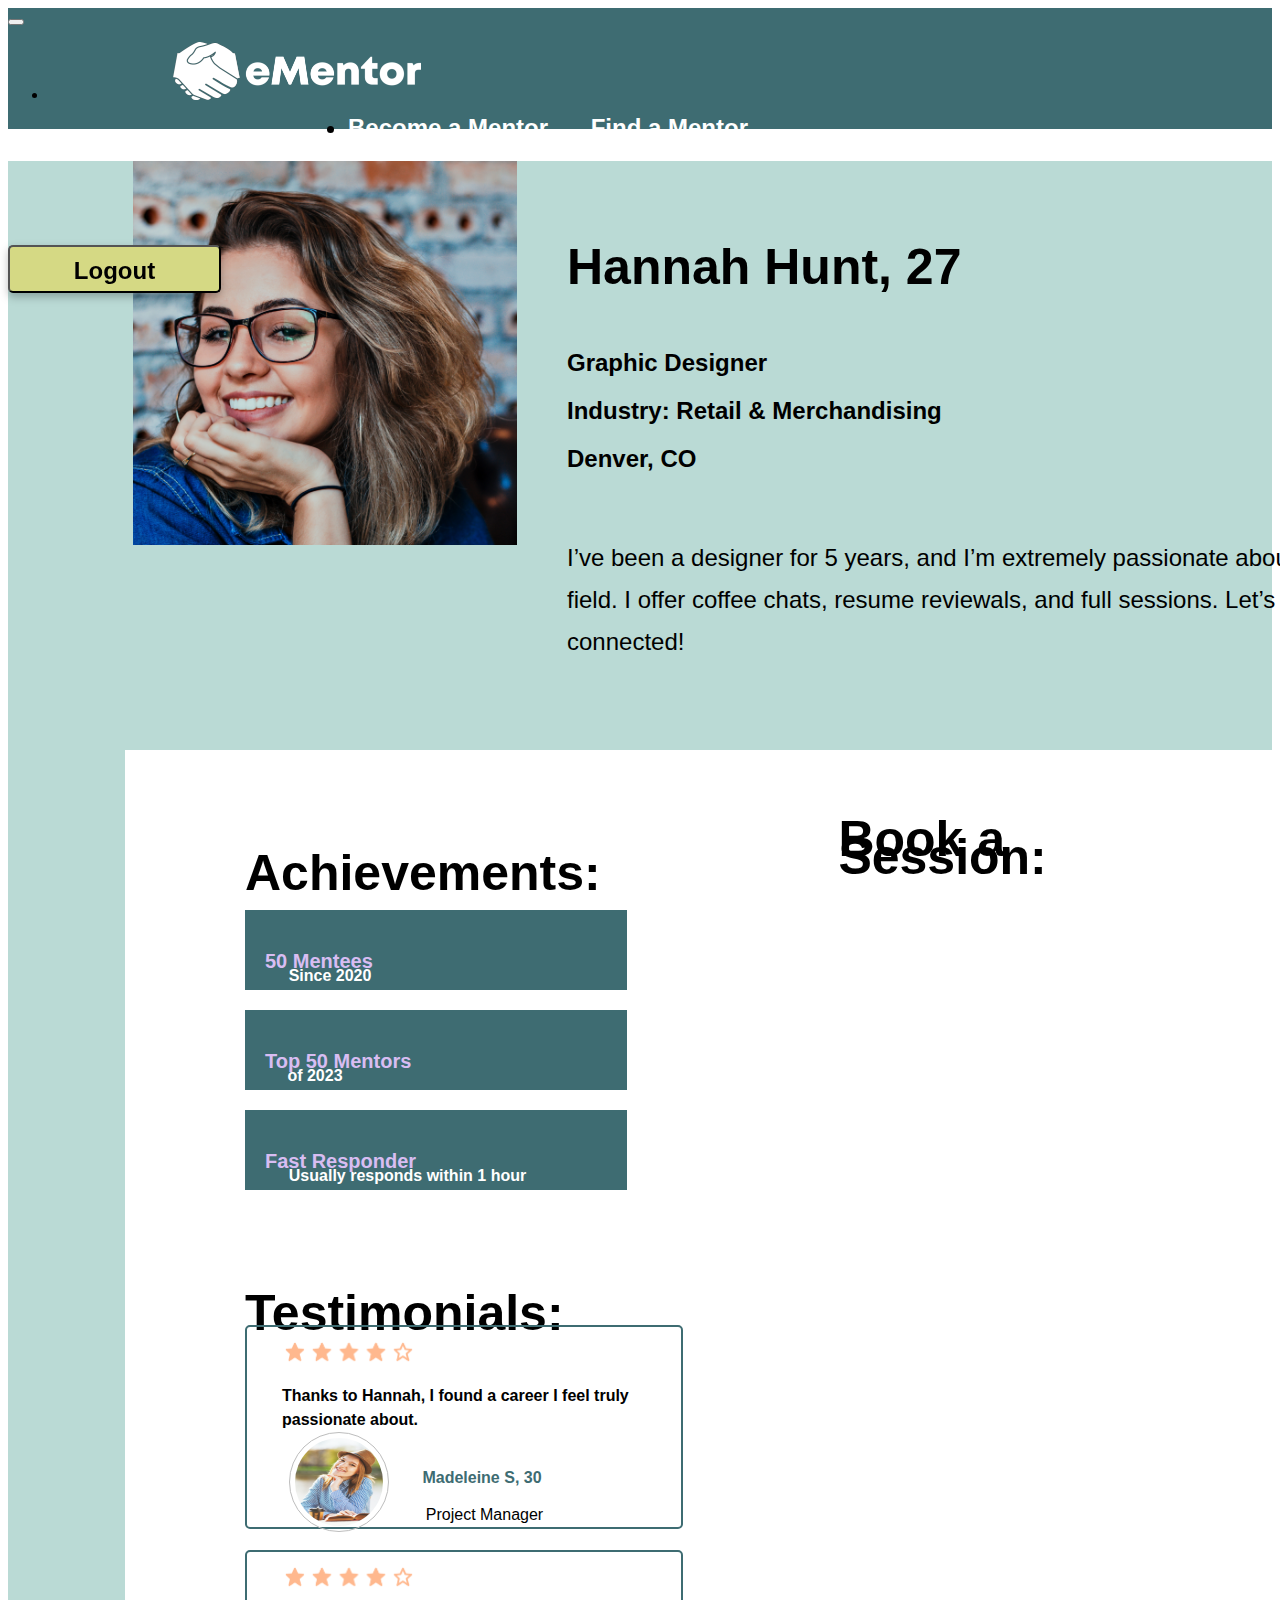
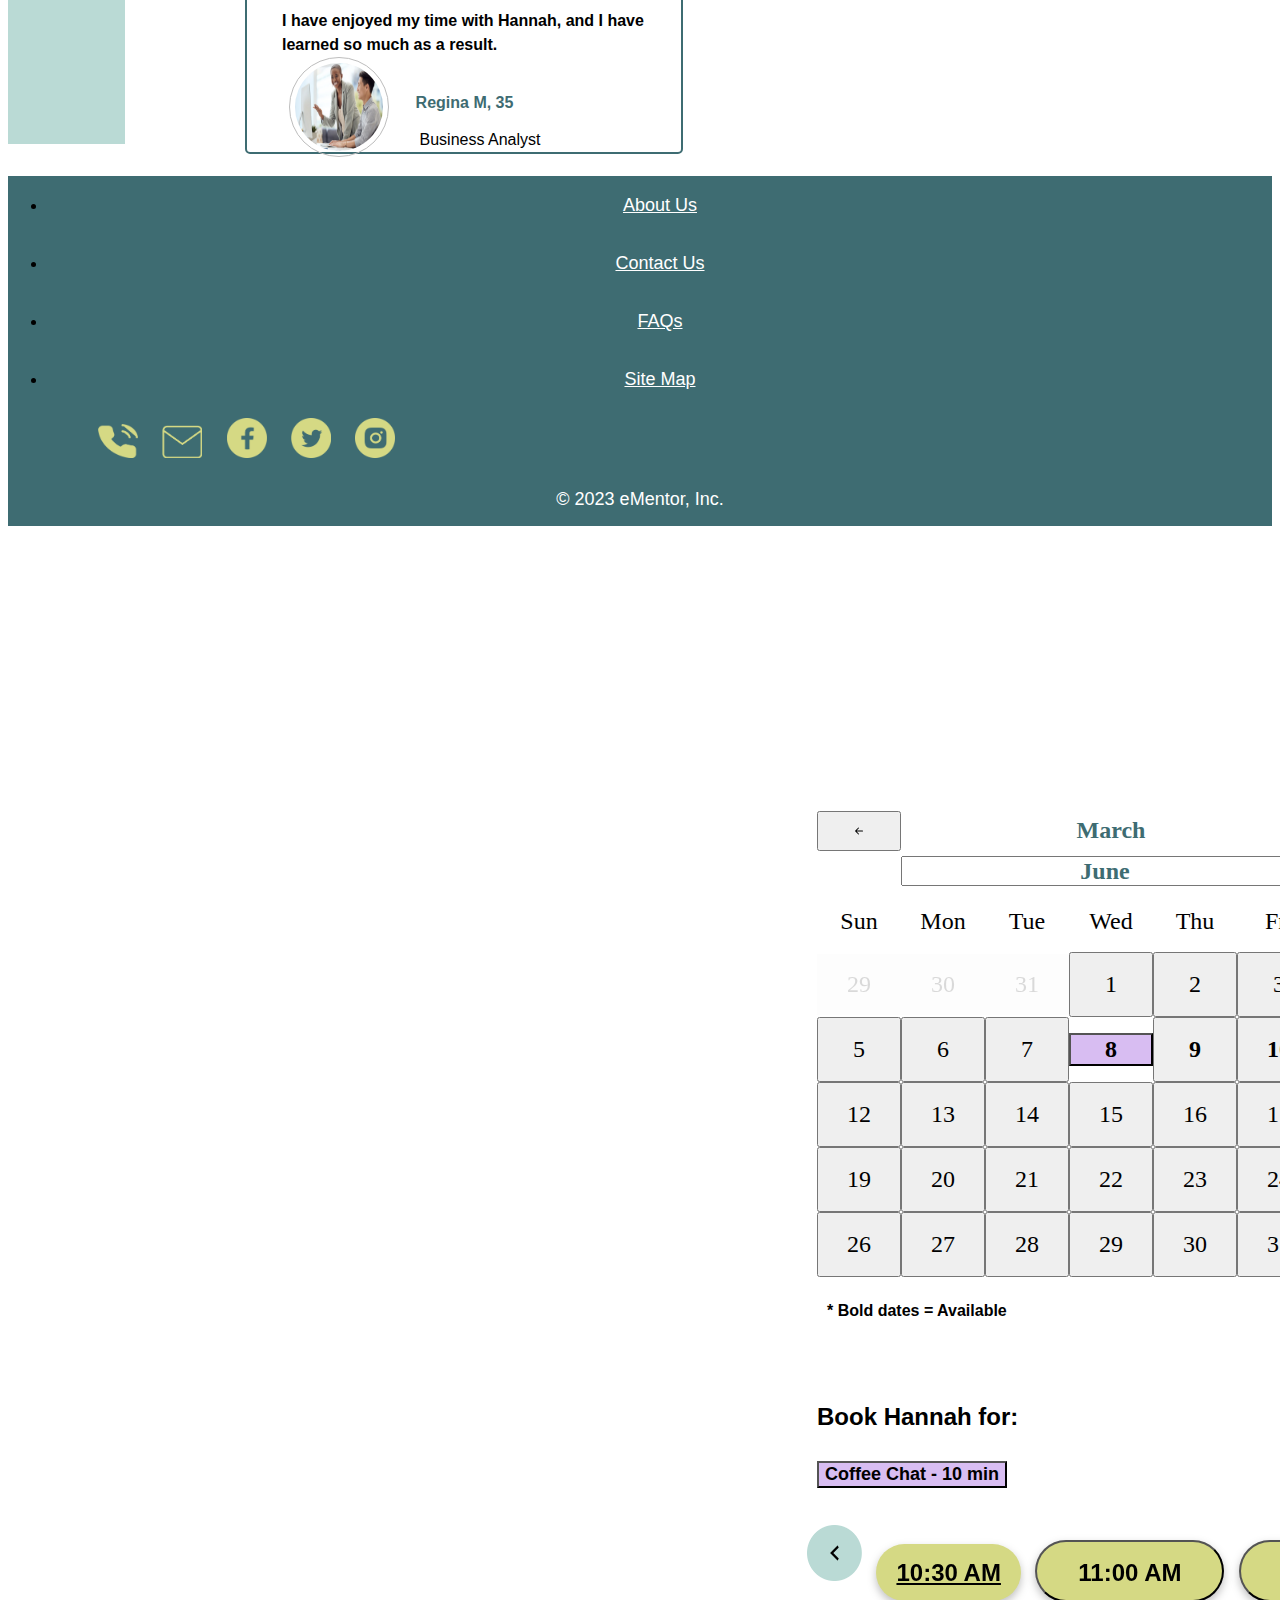
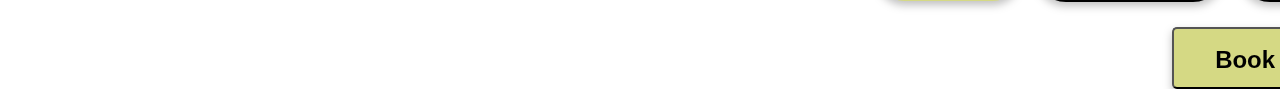
<file: mentor3.html>
<!DOCTYPE html>
<html>
    <html lang="en">
    <head>
        <meta charset="UTF-8">
        <meta name="viewport" content="width=device-width, initial-scale=1">

        <link rel="stylesheet" href="https://cdn.jsdelivr.net/npm/bootstrap@4.6.2/dist/css/bootstrap.min.css" integrity="sha384-xOolHFLEh07PJGoPkLv1IbcEPTNtaed2xpHsD9ESMhqIYd0nLMwNLD69Npy4HI+N" crossorigin="anonymous">        <link href="https://cdn.jsdelivr.net/npm/bootstrap@5.3.0-alpha1/dist/css/bootstrap.min.css" rel="stylesheet" integrity="sha384-GLhlTQ8iRABdZLl6O3oVMWSktQOp6b7In1Zl3/Jr59b6EGGoI1aFkw7cmDA6j6gD" crossorigin="anonymous">
        <link rel="canonical" href="https://getbootstrap.com/docs/5.3/examples/footers/">
        <link rel="canonical" href="https://getbootstrap.com/docs/5.3/examples/dropdowns/">
        <link href="https://fonts.cdnfonts.com/css/mont" rel="stylesheet">
        <link rel="stylesheet" href="css/mentor.css">
        <link rel="stylesheet" href="js/cal.appt.js">
        <title>eMentor</title>

    </head>
        
    <body>
          <!-- Navbar -->
       <nav class="navbar navbar-expand-lg navbar-light bg-white" style="padding: 0px !important;">
        <div class="container-fluid" style="background-color: #3E6C72;">
          <button
            class="navbar-toggler"
            type="button"
            data-mdb-toggle="collapse"
            data-mdb-target="#navbarExample01"
            aria-controls="navbarExample01"
            aria-expanded="false"
            aria-label="Toggle navigation"
          >
            <i class="fas fa-bars"></i>
          </button>
          <div class="collapse navbar-collapse" id="navbarExample01">
            <ul class="navbar-nav me-auto mb-2 mb-lg-0">
              <li class="nav-item active">
                <a class="nav-link" aria-current="page" href="index.html"><img src="images/ementor-logo-white.png" height="58" alt="eMentor logo - handshake." style="margin-left: 125px"/></a>
              </li>
              <li class="nav-item2">
                <a class="nav-link" ahref="#" style="color: white;font-weight: bold; color: white; font-weight: bold; width: 236px !important; margin-right: 0px !important;"><u>Become a Mentor</u></a>
                <a class="nav-link" aria-current="page" href="gallery.html" style="color: white; font-weight: bold; width: 191px !important;"><u>Find a Mentor</u></a>
              </li>
            </ul>
                <div class="nav-btn" style="right: auto; margin-right: 50px; left: auto; margin-left: 0px;">
                  <button class="btn sign-link" href="#">Logout</button>&nbsp;&nbsp;
                  <a href="mentee.html">
                    <img src="images/nav-mentee-profile.png" alt="Button Image" style="width:99px; height:99px; margin-left:20px; margin-right:-10px;">
                  </a>
                </div>
        
          </div>
        </div>
      </nav>
      <!-- Navbar -->

<div class="b-example-divider"></div>

 <!-- About Mentor /photo -->
 <section style="background-color: #BADAD5;">
  <div class="container py-5" style="margin-left: 110px !important; margin-right: 110px !important;">
  
    <div style="display: grid; grid-template-columns: 4.8fr 8fr;">
        <div class="col-lg-12" style="padding-left: 0px !important;">
            <div class="card mb-8">
              <div class="card-body" style="padding: 0px !important;">
                <img src="images/hannahh.jpg" alt="avatar" class="img-fluid" style="height: auto; width: 100%;">
              </div>
          </div>
              </div>
              <div class="col-lg-12" style="padding-right: 0px !important;">
                <div class="card mb-8-1" style="width: 917px !important;">
                  <div class="card-body2">
                      <h1 class="my-3">Hannah Hunt, 27</h1><br>
                      <p class="text-muted">Graphic Designer</p>
                      <p class="text-muted">Industry: Retail &amp; Merchandising</p>
                      <p class="text-muted">Denver, CO</p><br>
                      <p class="text-muted-1">I’ve been a designer for 5 years, and I’m extremely passionate about my field. I offer coffee chats, resume reviewals, and full sessions. Let’s get connected! </p>
                      <div class="d-flex justify-content-end mb-2" style="width: 725px; margin-left: 75px !important;">
                        <button class="btn btn-primary" type="button">Follow</button>
                        <button class="btn btn-primary" type="button">Message</button>
                      </div>
                    </div>
                  </div>
                </div>
     
    
      </div>     
        

 <!-- Section/ achievements -->
<br>
<section class="section-container" style="height: 1050px;">
  <div class="sections">
<div class="section-1">
    <h1 style="margin-left: 100px !important; margin-bottom: 0px !important;">Achievements:</h1>
    <div class="mentee" style="left: 120px !important; width: 382px !important; padding-bottom: 0px !important; height: 80px !important;">
      <p class="title" style="padding-bottom: 0px !important;">50 Mentees</p><br>
      <p class="subtitle" style="width: 130px !important; padding-top: 20px !important; padding-bottom: 0px !important; margin-bottom: 0px !important;">Since 2020</p>
    </div>
    <div class="mentee" style="left: 120px; height: 80px; width: 382px !important; padding-bottom: 0px !important; top: 100px !important; margin-top: 100px !important;">
      <p class="title" style="margin-bottom: 0px !important;">Top 50 Mentors</p><br>
      <p class="subtitle" style="width: 100px !important; padding-bottom: 0px !important; padding-top: 20px !important; margin-bottom: 0px !important;">of 2023</p>
    </div>
    <div class="mentee" style="left: 120px; height: 80px; margin-top: 200px !important; width: 382px !important;">
      <p class="title" style="margin-bottom: 0px !important;">Fast Responder</p><br>
      <p class="subtitle" style="width: 293px !important; padding-bottom: 0px !important; padding-top: 20px !important; margin-bottom: 0px !important; padding-left: 16px !important;">Usually responds within 1 hour</p>
    </div>

</div>

<!-- Section/ testimonials -->
  <div class="section-2">
    <h1 style="margin-left: 100px; margin-bottom: 0px;">Testimonials:</h1>
   <div class="review" style="top: 75px; height: 200px; left: 120px;">
    <img src="images/stars.png" style="width: 130.07px; height: 22.01px; margin-left: -230px; padding-top: 0px !important; margin-top: 15px !important;">
    <p class="rinfo" style="text-align: left; margin-bottom: 0px; margin-left: 35px; margin-right: 35px;">Thanks to Hannah, I found a career I feel truly passionate about.</p>
    <img src="images/madeleine.jpg" style="box-sizing: border-box; border: 1px solid rgb(189, 189, 189); border-radius: 50%; padding: 5px; width: 100%; max-width: 100px; height: 100%; max-height: 100px; margin-left: -250px;">
    <p class="name" style="margin-bottom: 0px; width: 130px; top: auto; margin-top: -70px; margin-left: 170px;">Madeleine S, 30</p>
    <p style="width: 145px; margin-left: 165px; padding-left: 0px; margin-bottom: 0px;">Project Manager</p>
   </div>

   <div class="review" style="top: 300px; height:200px; left: 120px;">
    <img src="images/stars.png" style="width: 130.07px; height: 22.01px; margin-left: -230px; padding-top: 0px !important; margin-top: 15px !important;">
    <p class="rinfo" style="text-align: left; margin-bottom: 0px; margin-left: 35px; margin-right: 35px;">I have enjoyed my time with Hannah, and I have learned so much as a result.</p>
    <img src="images/mentor4.jpg" style="box-sizing: border-box; border: 1px solid rgb(189, 189, 189); border-radius: 50%; padding: 5px; width: 100%; max-width: 100px; height: 100%; max-height: 100px; margin-left: -250px;"><br>
    <p class="name" style="margin-bottom: 0px; width: 125px; top: auto; margin-top: -70px; margin-left: 155px;">Regina M, 35</p>
    <p style="width: 140px; margin-left: 163px; margin-bottom: 0px;">Business Analyst</p>
   </div>
    
  </div> 
</div>
 <!-- Section/ calendar -->
 <h1 style="margin-left: 180px; margin-bottom: 0px; top: 0px !important; margin-top: 80px !important;">Book a Session:</h1><br>
 <div class="dropdown-menu d-block position-static p-2 shadow rounded-3 w-340px;" style="margin-top: 160px !important; border-top-width: 0px !important; left: 0px !important; margin-left: -400px !important;">
   <div class="d-grid gap-1">
     <div class="cal">
       <div class="cal-month">
         <button class="btn cal-btn" type="button">
          <svg xmlns="https://www.w3.org/2000/svg" width="16" height="16" fill="currentColor" class="bi bi-arrow-left-short" viewBox="0 0 16 16">
            <path fill-rule="evenodd" d="M12 8a.5.5 0 0 1-.5.5H5.707l2.147 2.146a.5.5 0 0 1-.708.708l-3-3a.5.5 0 0 1 0-.708l3-3a.5.5 0 1 1 .708.708L5.707 7.5H11.5a.5.5 0 0 1 .5.5z"/>
          </svg>
         </button>
         <strong class="cal-month-name">March</strong>
         <select class="form-select cal-month-name d-none">
           <option value="January">January</option>
           <option value="February">February</option>
           <option value="March">March</option>
           <option value="April">April</option>
           <option value="May">May</option>
           <option selected value="June">June</option>
           <option value="July">July</option>
           <option value="August">August</option>
           <option value="September">September</option>
           <option value="October">October</option>
           <option value="November">November</option>
           <option value="December">December</option>
         </select>
         <button class="btn cal-btn" type="button">
          <svg xmlns="https://www.w3.org/2000/svg" width="16" height="16" fill="currentColor" class="bi bi-arrow-right-short" viewBox="0 0 16 16">
            <path fill-rule="evenodd" d="M4 8a.5.5 0 0 1 .5-.5h5.793L8.146 5.354a.5.5 0 1 1 .708-.708l3 3a.5.5 0 0 1 0 .708l-3 3a.5.5 0 0 1-.708-.708L10.293 8.5H4.5A.5.5 0 0 1 4 8z"/>
          </svg>
         </button>
       </div>
       <div class="cal-weekdays text-muted-2">
         <div class="cal-weekday">Sun</div>
         <div class="cal-weekday">Mon</div>
         <div class="cal-weekday">Tue</div>
         <div class="cal-weekday">Wed</div>
         <div class="cal-weekday">Thu</div>
         <div class="cal-weekday">Fri</div>
         <div class="cal-weekday">Sat</div>
       </div>
       <div class="cal-days">
        <button class="btn cal-btn" disabled type="button">29</button>
         <button class="btn cal-btn" disabled type="button">30</button>
         <button class="btn cal-btn" disabled type="button">31</button>
 
         <button class="btn cal-btn" type="button">1</button>
         <button class="btn cal-btn" type="button">2</button>
         <button class="btn cal-btn" type="button">3</button>
         <button class="btn cal-btn" type="button">4</button>
         <button class="btn cal-btn" type="button">5</button>
         <button class="btn cal-btn" type="button">6</button>
         <button class="btn cal-btn" type="button">7</button>
 
         <button class="btn cal-btn-1" type="button"><b>8</b></button>
         <button class="btn cal-btn" type="button"><b>9</b></button>
         <button class="btn cal-btn" type="button"><b>10</b></button>
         <button class="btn cal-btn" type="button"><b>11</b></button>
         <button class="btn cal-btn" type="button">12</button>
         <button class="btn cal-btn" type="button">13</button>
         <button class="btn cal-btn" type="button">14</button>
 
         <button class="btn cal-btn" type="button">15</button>
         <button class="btn cal-btn" type="button">16</button>
         <button class="btn cal-btn" type="button">17</button>
         <button class="btn cal-btn" type="button">18</button>
         <button class="btn cal-btn" type="button">19</button>
         <button class="btn cal-btn" type="button">20</button>
         <button class="btn cal-btn" type="button">21</button>
 
         <button class="btn cal-btn" type="button">22</button>
         <button class="btn cal-btn" type="button">23</button>
         <button class="btn cal-btn" type="button">24</button>
         <button class="btn cal-btn" type="button">25</button>
         <button class="btn cal-btn" type="button">26</button>
         <button class="btn cal-btn" type="button">27</button>
         <button class="btn cal-btn" type="button">28</button>
 
         <button class="btn cal-btn" type="button">29</button>
         <button class="btn cal-btn" type="button">30</button>
         <button class="btn cal-btn" type="button">31</button>
         
       </div>
       <div class="legend">
        <p class="legend-1"><b>* Bold dates = Available</b></p>
       </div>

       <div class="booking">
        <p class="bookapt">Book Hannah for:</p>
       </div>

       <div class="dropdown-menu-1">
        <button class="btn btn-secondary dropdown-toggle" type="button" id="dropdownMenuButton" data-toggle="dropdown" aria-haspopup="true" aria-expanded="false" 
        style="font-size: 18px; font-family: 'Mont', sans-serif; font-weight: 900; color: #000000; background-color: #D8BDF2;">
        Coffee Chat - 10 min
        </button>
        <div class="dropdown-menu" aria-labelledby="dropdownMenuButton" style="position: absolute; transform: translate3d(733px, 261px, 0px); top: 0px; left: 0px; will-change: transform; width: 252px; height: 98px;">
          <a class="dropdown-item item2" href="#" style="font-size: 18px; font-family: 'Mont', sans-serif; font-weight: 900; color: #3E6C72; background-color: #ffffff;">Mentor Session - 60 min</a>
        </div>
      </div>
     </div>
   </div>
   <div class="availibility" id="itemContent1" style="width: 750px; margin-top: 37px; margin-left: -10px;">
    <img src="images/Carousel-Left.png" style="width: 55px;">
    <a class="btn btn-primary" type="button" href="mentor4.html" style="width: 189px; height: 62px; background-color:#D5D984; border-radius: 40px; margin-left: 10px;">10:30 AM</a>
    <button class="btn btn-primary" type="button" style="width: 189px; height: 62px; background: #D5D984; border-radius: 40px;">11:00 AM</button>
    <button class="btn btn-primary" type="button" style="width: 189px; height: 62px; background: #D5D984; border-radius: 40px;">1:00 PM</button>
    <img src="images/Carousel-Right.png" style="width: 55px;">
  </div>
    <!-- Button trigger modal -->
<button type="button" class="btn btn-primary" data-bs-toggle="modal" data-bs-target="#btnBook" style="top: 0px; margin-top: 25px; margin-left: 355px; margin-right: 0px;">
  Book Appointment
</button>

 </div>

</section>

</div>

<script src="https://cdn.jsdelivr.net/npm/jquery@3.5.1/dist/jquery.slim.min.js" integrity="sha384-DfXdz2htPH0lsSSs5nCTpuj/zy4C+OGpamoFVy38MVBnE+IbbVYUew+OrCXaRkfj" crossorigin="anonymous"></script>
<script src="https://cdn.jsdelivr.net/npm/popper.js@1.16.1/dist/umd/popper.min.js" integrity="sha384-9/reFTGAW83EW2RDu2S0VKaIzap3H66lZH81PoYlFhbGU+6BZp6G7niu735Sk7lN" crossorigin="anonymous"></script>
<script src="https://cdn.jsdelivr.net/npm/bootstrap@4.6.2/dist/js/bootstrap.min.js" integrity="sha384-+sLIOodYLS7CIrQpBjl+C7nPvqq+FbNUBDunl/OZv93DB7Ln/533i8e/mZXLi/P+" crossorigin="anonymous"></script>
<script src="https://cdn.jsdelivr.net/npm/bootstrap@5.3.0-alpha1/dist/js/bootstrap.min.js" integrity="sha384-mQ93GR66B00ZXjt0YO5KlohRA5SY2XofN4zfuZxLkoj1gXtW8ANNCe9d5Y3eG5eD" crossorigin="anonymous"></script>

</body>

<div class="b-example-divider" style="margin-top: 1050px !important; margin-bottom: 0px !important;"></div>

<!-- Footer -->
<div class="footer" style="top: auto !important; margin-top: 0px !important;">
  <footer class="py-3 my-4" style="margin-top: 0px !important;">
    <ul class="nav justify-content-center border-bottom pb-3 mb-3" style="margin-top: 0px !important;">
      <li class="nav-item1"><a href="#">About Us</a></li>
      <li class="nav-item1"><a href="#">Contact Us</a></li>
      <li class="nav-item1"><a href="#">FAQs</a></li>
      <li class="nav-item1"><a href="#">Site Map</a></li>
 
      <ul class="icon justify-content-center">
      <li class="icon"><a href="#"><img src="images/icon-phone.png"></a></li>
      <li class="icon"><a href="#"><img src="images/icon-email.png"></a></li>
      <li class="icon"><a href="#"><img src="images/Facebook.png"></a></li>
      <li class="icon"><a href="#"><img src="images/Twitter.png"></a></li>
      <li class="icon"><a href="#"><img src="images/Instagram.png"></a></li>
    </ul>
  </ul>
    <p class="copyright">&copy; 2023 eMentor, Inc.</p>
  </footer>
</div>
<!-- Footer -->

</html>
</file>
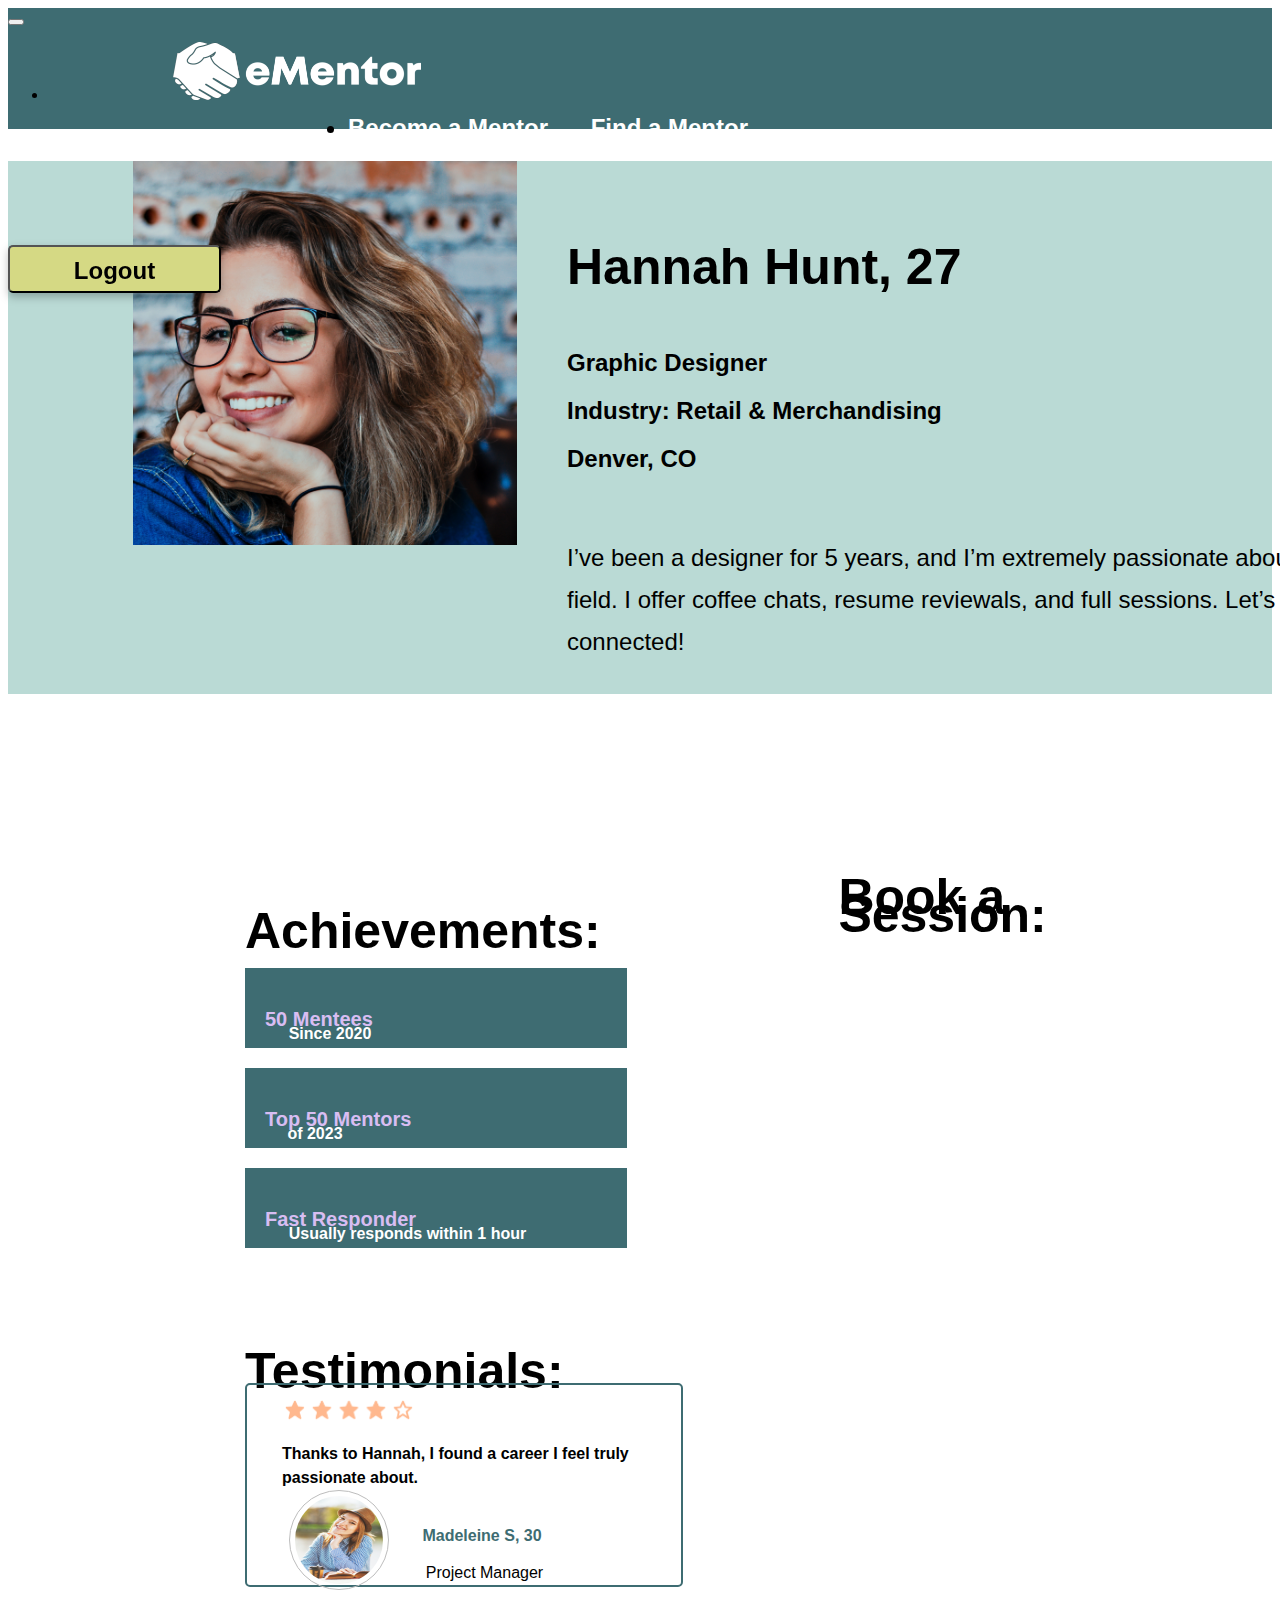
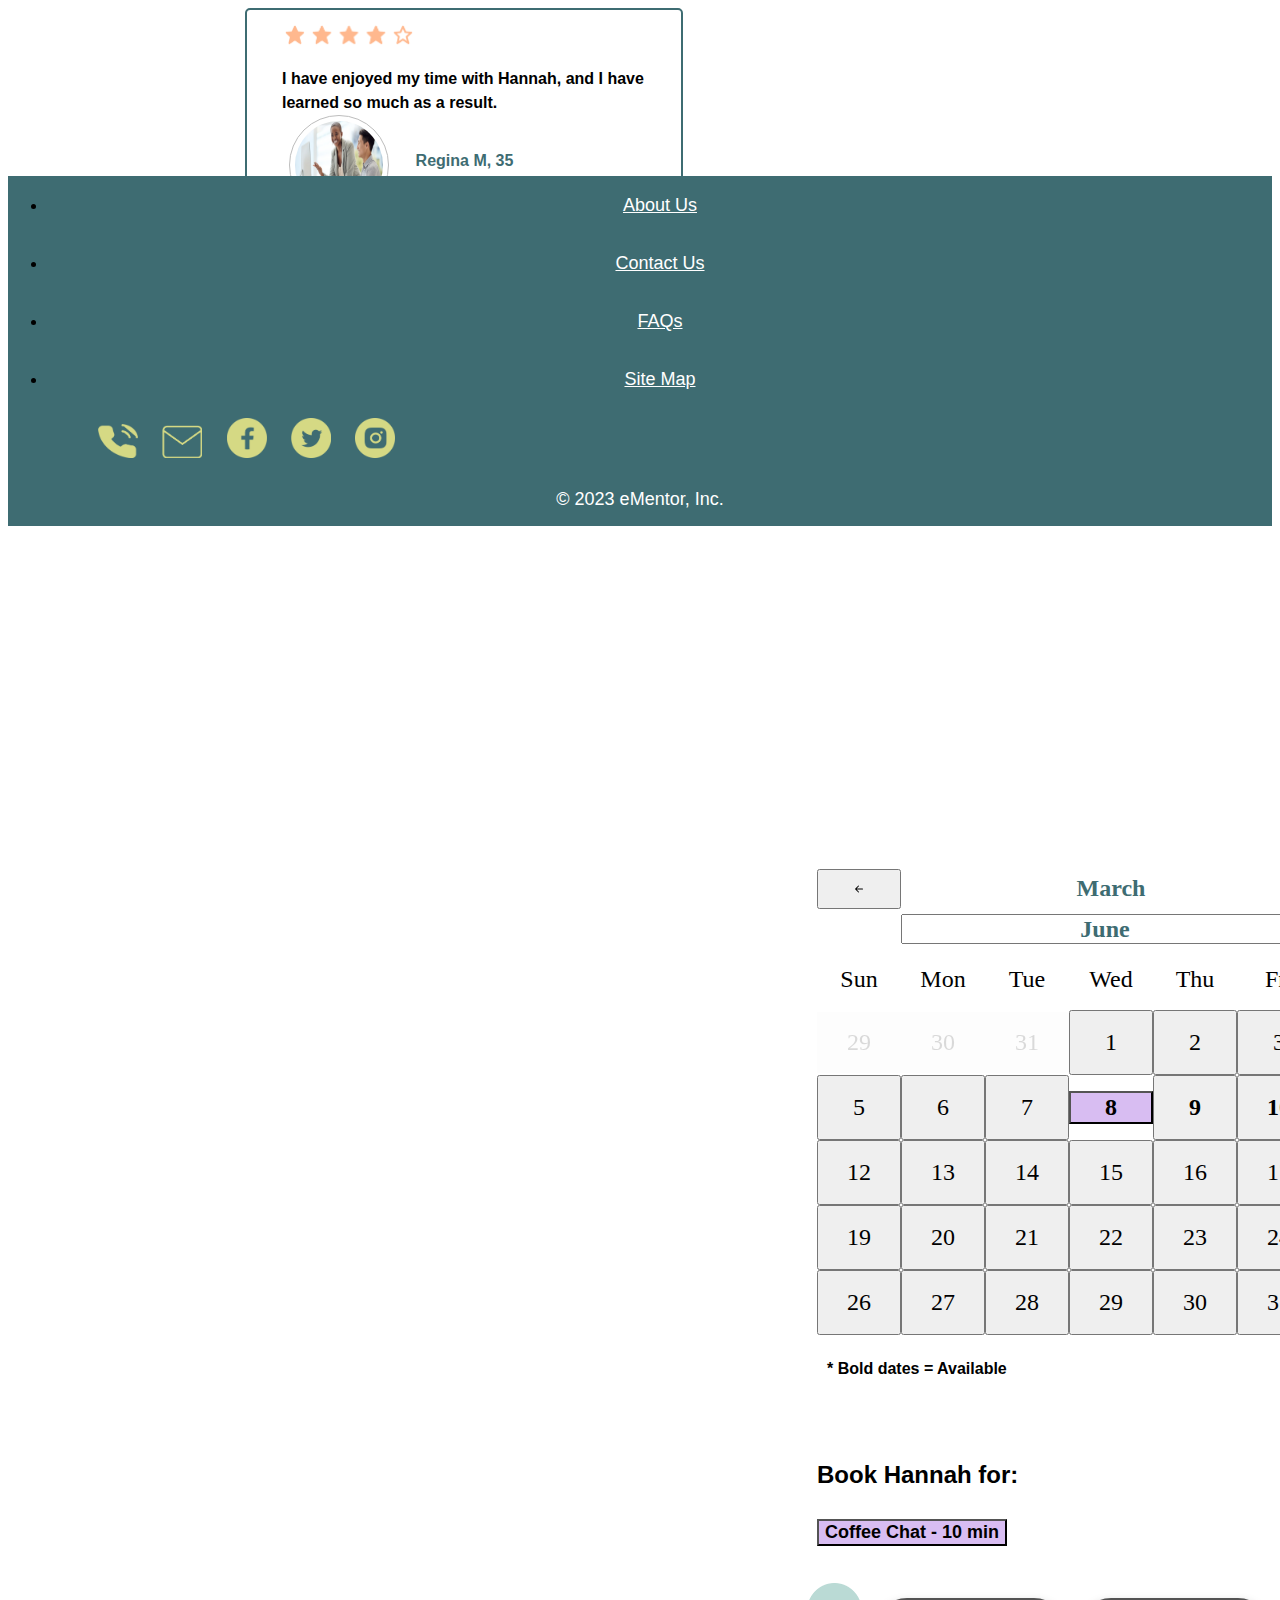
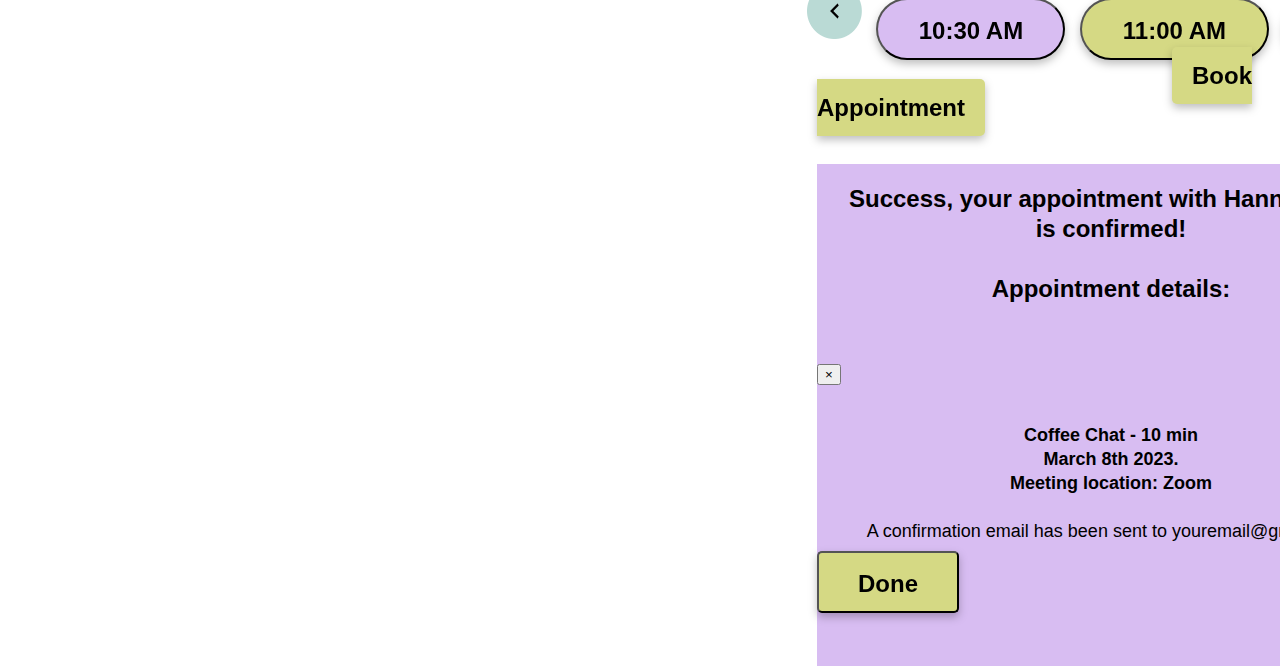
<file: mentor4.html>
<!DOCTYPE html>
<html>
    <html lang="en">
    <head>
        <meta charset="UTF-8">
        <meta name="viewport" content="width=device-width, initial-scale=1">

        <link rel="stylesheet" href="https://cdn.jsdelivr.net/npm/bootstrap@4.6.2/dist/css/bootstrap.min.css" integrity="sha384-xOolHFLEh07PJGoPkLv1IbcEPTNtaed2xpHsD9ESMhqIYd0nLMwNLD69Npy4HI+N" crossorigin="anonymous">        <link href="https://cdn.jsdelivr.net/npm/bootstrap@5.3.0-alpha1/dist/css/bootstrap.min.css" rel="stylesheet" integrity="sha384-GLhlTQ8iRABdZLl6O3oVMWSktQOp6b7In1Zl3/Jr59b6EGGoI1aFkw7cmDA6j6gD" crossorigin="anonymous">
        <link rel="canonical" href="https://getbootstrap.com/docs/5.3/examples/footers/">
        <link rel="canonical" href="https://getbootstrap.com/docs/5.3/examples/dropdowns/">
        <link rel="canonical" href="https://getbootstrap.com/docs/5.3/examples/modals/">
        <link href="https://fonts.cdnfonts.com/css/mont" rel="stylesheet">
        <link rel="stylesheet" href="css/mentor.css">
        <link rel="stylesheet" href="/js/cal.appt.js">
        <link rel="stylesheet" href="/js/modal.js">

<title>eMentor</title>

    </head>
        
    <body>
          <!-- Navbar -->
       <nav class="navbar navbar-expand-lg navbar-light bg-white" style="padding: 0px !important;">
        <div class="container-fluid" style="background-color: #3E6C72;">
          <button
            class="navbar-toggler"
            type="button"
            data-mdb-toggle="collapse"
            data-mdb-target="#navbarExample01"
            aria-controls="navbarExample01"
            aria-expanded="false"
            aria-label="Toggle navigation"
          >
            <i class="fas fa-bars"></i>
          </button>
          <div class="collapse navbar-collapse" id="navbarExample01">
            <ul class="navbar-nav me-auto mb-2 mb-lg-0">
              <li class="nav-item active">
                <a class="nav-link" aria-current="page" href="index.html"><img src="images/ementor-logo-white.png" height="58" alt="eMentor logo - handshake." style="margin-left: 125px"/></a>
              </li>
              <li class="nav-item2">
                <a class="nav-link" ahref="#" style="color: white;font-weight: bold; color: white; font-weight: bold; width: 236px !important; margin-right: 0px !important;"><u>Become a Mentor</u></a>
                <a class="nav-link" aria-current="page" href="gallery.html" style="color: white; font-weight: bold; width: 191px !important;"><u>Find a Mentor</u></a>
              </li>
            </ul>
                <div class="nav-btn" style="right: auto; margin-right: 50px; left: auto; margin-left: 0px;">
                  <button class="btn sign-link" href="#">Logout</button>&nbsp;&nbsp;
                  <a href="mentee.html">
                    <img src="images/nav-mentee-profile.png" alt="Button Image" style="width:99px; height:99px; margin-left:20px; margin-right:-10px;">
                  </a>
                </div>
        
          </div>
        </div>
      </nav>
      <!-- Navbar -->

<div class="b-example-divider"></div>

 <!-- About Mentor /photo -->
 <section style="background-color: #BADAD5;">
  <div class="container py-5" style="margin-left: 110px !important; margin-right: 110px !important;">
  
    <div style="display: grid; grid-template-columns: 4.8fr 8fr;">
        <div class="col-lg-12" style="padding-left: 0px !important;">
            <div class="card mb-8">
              <div class="card-body" style="padding: 0px !important;">
                <img src="images/hannahh.jpg" alt="avatar" class="img-fluid" style="height: auto; width: 100%;">
              </div>
          </div>
              </div>
              <div class="col-lg-12" style="padding-right: 0px !important;">
                <div class="card mb-8-1" style="width: 917px !important;">
                  <div class="card-body2">
                      <h1 class="my-3">Hannah Hunt, 27</h1><br>
                      <p class="text-muted">Graphic Designer</p>
                      <p class="text-muted">Industry: Retail &amp; Merchandising</p>
                      <p class="text-muted">Denver, CO</p><br>
                      <p class="text-muted-1">I’ve been a designer for 5 years, and I’m extremely passionate about my field. I offer coffee chats, resume reviewals, and full sessions. Let’s get connected! </p>
                      <div class="d-flex justify-content-end mb-2" style="width: 725px; margin-left: 75px !important;">
                        <button class="btn btn-primary" type="button">Follow</button>
                        <button class="btn btn-primary" type="button">Message</button>
                      </div>
                    </div>
                  </div>
                </div>
     
    
      </div>     
        

 <!-- Section/ achievements -->
<br>
<section class="section-container" style="height: 1050px; top: 808px;">
  <div class="sections">
<div class="section-1">
    <h1 style="margin-left: 100px !important; margin-bottom: 0px !important;">Achievements:</h1>
    <div class="mentee" style="left: 120px !important; width: 382px !important; padding-bottom: 0px !important; height: 80px !important;">
      <p class="title" style="padding-bottom: 0px !important;">50 Mentees</p><br>
      <p class="subtitle" style="width: 130px !important; padding-top: 20px !important; padding-bottom: 0px !important; margin-bottom: 0px !important;">Since 2020</p>
    </div>
    <div class="mentee" style="left: 120px; height: 80px; width: 382px !important; padding-bottom: 0px !important; top: 100px !important; margin-top: 100px !important;">
      <p class="title" style="margin-bottom: 0px !important;">Top 50 Mentors</p><br>
      <p class="subtitle" style="width: 100px !important; padding-bottom: 0px !important; padding-top: 20px !important; margin-bottom: 0px !important;">of 2023</p>
    </div>
    <div class="mentee" style="left: 120px; height: 80px; margin-top: 200px !important; width: 382px !important;">
      <p class="title" style="margin-bottom: 0px !important;">Fast Responder</p><br>
      <p class="subtitle" style="width: 293px !important; padding-bottom: 0px !important; padding-top: 20px !important; margin-bottom: 0px !important; padding-left: 16px !important;">Usually responds within 1 hour</p>
    </div>

</div>

<!-- Section/ testimonials -->
  <div class="section-2">
    <h1 style="margin-left: 100px; margin-bottom: 0px;">Testimonials:</h1>
   <div class="review" style="top: 75px; height: 200px; left: 120px;">
    <img src="images/stars.png" style="width: 130.07px; height: 22.01px; margin-left: -230px; padding-top: 0px !important; margin-top: 15px !important;">
    <p class="rinfo" style="text-align: left; margin-bottom: 0px; margin-left: 35px; margin-right: 35px;">Thanks to Hannah, I found a career I feel truly passionate about.</p>
    <img src="images/madeleine.jpg" style="box-sizing: border-box; border: 1px solid rgb(189, 189, 189); border-radius: 50%; padding: 5px; width: 100%; max-width: 100px; height: 100%; max-height: 100px; margin-left: -250px;">
    <p class="name" style="margin-bottom: 0px; width: 130px; top: auto; margin-top: -70px; margin-left: 170px;">Madeleine S, 30</p>
    <p style="width: 145px; margin-left: 165px; padding-left: 0px; margin-bottom: 0px;">Project Manager</p>
   </div>

   <div class="review" style="top: 300px; height:200px; left: 120px;">
    <img src="images/stars.png" style="width: 130.07px; height: 22.01px; margin-left: -230px; padding-top: 0px !important; margin-top: 15px !important;">
    <p class="rinfo" style="text-align: left; margin-bottom: 0px; margin-left: 35px; margin-right: 35px;">I have enjoyed my time with Hannah, and I have learned so much as a result.</p>
    <img src="images/mentor4.jpg" style="box-sizing: border-box; border: 1px solid rgb(189, 189, 189); border-radius: 50%; padding: 5px; width: 100%; max-width: 100px; height: 100%; max-height: 100px; margin-left: -250px;"><br>
    <p class="name" style="margin-bottom: 0px; width: 125px; top: auto; margin-top: -70px; margin-left: 155px;">Regina M, 35</p>
    <p style="width: 140px; margin-left: 163px; margin-bottom: 0px;">Business Analyst</p>
   </div>
    
  </div> 
</div>
 <!-- Section/ calendar -->
 <h1 style="margin-left: 180px; margin-bottom: 0px; top: 0px !important; margin-top: 80px !important;">Book a Session:</h1><br>
 <div class="dropdown-menu d-block position-static p-2 shadow rounded-3 w-340px;" style="margin-top: 160px !important; border-top-width: 0px !important; left: 0px !important; margin-left: -400px !important;">
   <div class="d-grid gap-1">
     <div class="cal">
       <div class="cal-month">
         <button class="btn cal-btn" type="button">
          <svg xmlns="https://www.w3.org/2000/svg" width="16" height="16" fill="currentColor" class="bi bi-arrow-left-short" viewBox="0 0 16 16">
            <path fill-rule="evenodd" d="M12 8a.5.5 0 0 1-.5.5H5.707l2.147 2.146a.5.5 0 0 1-.708.708l-3-3a.5.5 0 0 1 0-.708l3-3a.5.5 0 1 1 .708.708L5.707 7.5H11.5a.5.5 0 0 1 .5.5z"/>
          </svg>
         </button>
         <strong class="cal-month-name">March</strong>
         <select class="form-select cal-month-name d-none">
           <option value="January">January</option>
           <option value="February">February</option>
           <option value="March">March</option>
           <option value="April">April</option>
           <option value="May">May</option>
           <option selected value="June">June</option>
           <option value="July">July</option>
           <option value="August">August</option>
           <option value="September">September</option>
           <option value="October">October</option>
           <option value="November">November</option>
           <option value="December">December</option>
         </select>
         <button class="btn cal-btn" type="button">
          <svg xmlns="https://www.w3.org/2000/svg" width="16" height="16" fill="currentColor" class="bi bi-arrow-right-short" viewBox="0 0 16 16">
            <path fill-rule="evenodd" d="M4 8a.5.5 0 0 1 .5-.5h5.793L8.146 5.354a.5.5 0 1 1 .708-.708l3 3a.5.5 0 0 1 0 .708l-3 3a.5.5 0 0 1-.708-.708L10.293 8.5H4.5A.5.5 0 0 1 4 8z"/>
          </svg>
         </button>
       </div>
       <div class="cal-weekdays text-muted-2">
         <div class="cal-weekday">Sun</div>
         <div class="cal-weekday">Mon</div>
         <div class="cal-weekday">Tue</div>
         <div class="cal-weekday">Wed</div>
         <div class="cal-weekday">Thu</div>
         <div class="cal-weekday">Fri</div>
         <div class="cal-weekday">Sat</div>
       </div>
       <div class="cal-days">
        <button class="btn cal-btn" disabled type="button">29</button>
         <button class="btn cal-btn" disabled type="button">30</button>
         <button class="btn cal-btn" disabled type="button">31</button>
 
         <button class="btn cal-btn" type="button">1</button>
         <button class="btn cal-btn" type="button">2</button>
         <button class="btn cal-btn" type="button">3</button>
         <button class="btn cal-btn" type="button">4</button>
         <button class="btn cal-btn" type="button">5</button>
         <button class="btn cal-btn" type="button">6</button>
         <button class="btn cal-btn" type="button">7</button>
 
         <button class="btn cal-btn-1" type="button"><b>8</b></button>
         <button class="btn cal-btn" type="button"><b>9</b></button>
         <button class="btn cal-btn" type="button"><b>10</b></button>
         <button class="btn cal-btn" type="button"><b>11</b></button>
         <button class="btn cal-btn" type="button">12</button>
         <button class="btn cal-btn" type="button">13</button>
         <button class="btn cal-btn" type="button">14</button>
 
         <button class="btn cal-btn" type="button">15</button>
         <button class="btn cal-btn" type="button">16</button>
         <button class="btn cal-btn" type="button">17</button>
         <button class="btn cal-btn" type="button">18</button>
         <button class="btn cal-btn" type="button">19</button>
         <button class="btn cal-btn" type="button">20</button>
         <button class="btn cal-btn" type="button">21</button>
 
         <button class="btn cal-btn" type="button">22</button>
         <button class="btn cal-btn" type="button">23</button>
         <button class="btn cal-btn" type="button">24</button>
         <button class="btn cal-btn" type="button">25</button>
         <button class="btn cal-btn" type="button">26</button>
         <button class="btn cal-btn" type="button">27</button>
         <button class="btn cal-btn" type="button">28</button>
 
         <button class="btn cal-btn" type="button">29</button>
         <button class="btn cal-btn" type="button">30</button>
         <button class="btn cal-btn" type="button">31</button>
         
       </div>
       <div class="legend">
        <p class="legend-1"><b>* Bold dates = Available</b></p>
       </div>

       <div class="booking">
        <p class="bookapt">Book Hannah for:</p>
       </div>

       <div class="dropdown-menu-1">
        <button class="btn btn-secondary dropdown-toggle" type="button" id="dropdownMenuButton" data-toggle="dropdown" aria-haspopup="true" aria-expanded="false" 
        style="font-size: 18px; font-family: 'Mont', sans-serif; font-weight: 900; color: #000000; background-color: #D8BDF2;">
        Coffee Chat - 10 min
        </button>
        <div class="dropdown-menu" aria-labelledby="dropdownMenuButton" style="position: absolute; transform: translate3d(733px, 261px, 0px); top: 0px; left: 0px; will-change: transform; width: 252px; height: 98px;">
          <a class="dropdown-item item2" href="#" style="font-size: 18px; font-family: 'Mont', sans-serif; font-weight: 900; color: #3E6C72; background-color: #ffffff;">Mentor Session - 60 min</a>
        </div>
      </div>
     </div>
   </div>
   <div class="availibility" id="itemContent1" style="width: 750px; margin-top: 37px; margin-left: -10px;">
    <img src="images/Carousel-Left.png" style="width: 55px;">
    <button class="btn btn-primary" type="button" style="width: 189px; height: 62px; background-color:#D8BDF2; border-radius: 40px; margin-left: 10px;">10:30 AM</button>
    <button class="btn btn-primary" type="button" style="width: 189px; height: 62px; background: #D5D984; border-radius: 40px;">11:00 AM</button>
    <button class="btn btn-primary" type="button" style="width: 189px; height: 62px; background: #D5D984; border-radius: 40px;">1:00 PM</button>
    <img src="images/Carousel-Right.png" style="width: 55px;">
  </div>

  <!-- Button trigger modal -->
<a class="btn btn-primary btn-lg" role="button" data-toggle="modal" data-target="#btnBook" style="margin-top: 25px; margin-right: 0px; margin-left: 355px;"> Book Appointment
</a>

<!-- Modal -->
<div class="modal fade" id="btnBook" tabindex="-1" role="dialog" aria-labelledby="btnBook" aria-hidden="true">
  <div class="modal-dialog" role="document">
    <div class="modal-content">
      <div class="modal-header">
        <h5 class="modal-title" id="confirmApt">Success, your appointment with Hannah Hunt is confirmed! <br><br>Appointment details:</h5>
        <button type="button" class="close" data-dismiss="modal" aria-label="Close">
          <span aria-hidden="true">&times;</span>
        </button>
      </div>
      <div class="modal-body">
        <p><b>Coffee Chat - 10 min</b> <br><b> March 8th 2023.</b><br><b> Meeting location: Zoom</b> <br><br> A confirmation email has been sent to youremail@gmail.com.</p>
      </div>
      <div class="modal-footer" style="height: 105px; left: 0px; margin-right: -100px; width: 142px; margin-top: -15px; margin-bottom: 0px; justify-content: center;">
        <button type="button" class="btn btn-primary" data-dismiss="modal" style="left: 0px; margin-right: -355px; width: 142px; margin-top: -15px; margin-bottom: 0px; margin-left: 0px;">Done</button>
      </div>
    </div>
  </div>
</div>

</div>
 </div>
</section>

</div>
<!-- jQuery first, then Popper.js, then Bootstrap JS -->
<script src="https://cdn.jsdelivr.net/npm/jquery@3.5.1/dist/jquery.slim.min.js" integrity="sha384-DfXdz2htPH0lsSSs5nCTpuj/zy4C+OGpamoFVy38MVBnE+IbbVYUew+OrCXaRkfj" crossorigin="anonymous"></script>
<script src="https://cdn.jsdelivr.net/npm/popper.js@1.16.1/dist/umd/popper.min.js" integrity="sha384-9/reFTGAW83EW2RDu2S0VKaIzap3H66lZH81PoYlFhbGU+6BZp6G7niu735Sk7lN" crossorigin="anonymous"></script>
<script src="https://cdn.jsdelivr.net/npm/bootstrap@4.6.2/dist/js/bootstrap.min.js" integrity="sha384-+sLIOodYLS7CIrQpBjl+C7nPvqq+FbNUBDunl/OZv93DB7Ln/533i8e/mZXLi/P+" crossorigin="anonymous"></script>
<script src="https://cdn.jsdelivr.net/npm/bootstrap@5.3.0-alpha1/dist/js/bootstrap.min.js" integrity="sha384-mQ93GR66B00ZXjt0YO5KlohRA5SY2XofN4zfuZxLkoj1gXtW8ANNCe9d5Y3eG5eD" crossorigin="anonymous"></script>


</body>

<div class="b-example-divider" style="margin-top: 1050px !important; margin-bottom: 0px !important;"></div>

<!-- Footer -->
<div class="footer" style="top: auto !important; margin-top: 0px !important;">
  <footer class="py-3 my-4" style="margin-top: 0px !important;">
    <ul class="nav justify-content-center border-bottom pb-3 mb-3" style="margin-top: 0px !important;">
      <li class="nav-item1"><a href="#">About Us</a></li>
      <li class="nav-item1"><a href="#">Contact Us</a></li>
      <li class="nav-item1"><a href="#">FAQs</a></li>
      <li class="nav-item1"><a href="#">Site Map</a></li>
 
      <ul class="icon justify-content-center">
      <li class="icon"><a href="#"><img src="images/icon-phone.png"></a></li>
      <li class="icon"><a href="#"><img src="images/icon-email.png"></a></li>
      <li class="icon"><a href="#"><img src="images/Facebook.png"></a></li>
      <li class="icon"><a href="#"><img src="images/Twitter.png"></a></li>
      <li class="icon"><a href="#"><img src="images/Instagram.png"></a></li>
    </ul>
  </ul>
    <p class="copyright">&copy; 2023 eMentor, Inc.</p>
  </footer>
</div>
<!-- Footer -->

</html>
</file>
<file: css/gallery.css>
html {
    height: 100%;
  }
  
  body{
    height: 100%;
    font-family: 'Mont', sans-serif; 
    font-style: normal;
  }

h1 {
    font-family: 'Mont', sans-serif; 
    font-style: normal;
    font-weight: 900;
    font-size: 50px;
    line-height: 18px;

}

  /* Change the font size for <h1> when screen is less than 768px */
  @media screen and (max-width: 767px) {
    h1 {
      font-size: 24px;
    }
  
    p {
      font-size: 16px;
    }
  }
  
  @media screen and (max-width: 430px) {
    h1 {
      font-size: 16px;
    }
  
    p {
      font-size: 12px;
    }
  }
  
  .b-example-divider {
    height: 2rem;
    background-color: #ffffff;
    
  }
  
  /* main nav */
  #navbarExample01 {
    justify-content: center;
    align-items: center;
  }
  .container-fluid {
    width: 100%;
    height: 121px;
    flex-wrap: wrap;
    
  }
  .nav-btn {
    display: inline-block;
  
  }
   .nav-item2 {
    margin-left: 300px;
    height: 50px;
    width: 440px;
    font-size: 24px;
    margin-top: 10px;
  
  
   }
  .nav-link {
    display: inline-block;
    justify-content: center;
    align-items: center;
  }
  
   .sign-link{
    display: inline-block;
    background: #D5D984;
    color: #000000;
    border-color: #000000;
    font-family: 'Mont', sans-serif; 
    font-style: normal;
    font-weight: 900;
    font-size: 24px;
    line-height: 18px;
    padding: 15px 15px;
    text-align: center;
  width: 213px;
  height: 48px;
  border-radius: 5px;
  filter: drop-shadow(0px 4px 4px rgba(0, 0, 0, 0.25));
  
  }
  
  .sign-link:hover {
    color: #3E6C72;
    background: #D5D984;
    border-color: #000000;
    text-decoration: underline;
    filter: drop-shadow(0px 4px 4px rgba(0, 0, 0, 0.25));
  }
  
  .sign-link:focus {
    color: #000000;
    background: #BADAD5!important;
    border-color: #000000;
    filter: drop-shadow(0px 4px 4px rgba(0, 0, 0, 0.25));
  
  }
  .sign-link:active {
    color: #000000;
    background: #D8BDF2!important;
    border-color: #000000;
    filter: drop-shadow(0px 4px 4px rgba(0, 0, 0, 0.25));
  }
  
  .sign-link:disabled {
    color: #000000;
    background: #B5B5B5;
    border-color: #000000;
    filter: drop-shadow(0px 4px 4px rgba(0, 0, 0, 0.25));
  } 

  /* <---- footer ---> */  
footer {
    color: #000000!important;
    position: relative;
    left: 0px;
    margin-top: 700px;
    bottom: 0px;
    width: 100%;
    z-index: 2;
    overflow: hidden;
    background-color: #3E6C72;
    
  }
  .nav-item1 {
    text-decoration: none;
    font-family: 'Mont', sans-serif; 
    font-style:normal;
    font-weight: 300;
    font-size: 18px;
    line-height: 18px;
    text-align: center;
    padding: 20px;
  
  }
  
  a {
    color: #ffffff;
  }
  
  a:hover {
    color:#D5D984;
  }
  
  .icon {
    display: inline-block;
    list-style: none;
  
  
  }
  
  .icon img {
    width: 100%;
    max-width: 40px;
    height: 100%;
    max-height: 40px;
    margin: 10px;
  
    
  }
  
  .copyright {
    font-family: 'Mont', sans-serif; 
    font-style:normal;
    font-weight: 300;
    font-size: 18px;
    line-height: 18px;
    text-align: center;
    color: #ffffff;
  
  }
</file>
<file: css/mentor.css>
html {
    height: 100%;
  }
  
  body{
    height: 100%;
    font-family: 'Mont', sans-serif; 
    font-style: normal;
  }

h1 {
    font-family: 'Mont', sans-serif; 
    font-style: normal;
    font-weight: 900;
    font-size: 50px;
    line-height: 18px;

}
  /* Change the font size for <h1> when screen is less than 768px */
  @media screen and (max-width: 767px) {
    h1 {
      font-size: 24px;
    }
  
    p {
      font-size: 16px;
    }
  }
  
  @media screen and (max-width: 430px) {
    h1 {
      font-size: 16px;
    }
  
    p {
      font-size: 12px;
    }
  }
  
  .b-example-divider {
    height: 2rem;
    background-color: #ffffff;
    
  }
  
  /* main nav */
  #navbarExample01 {
    justify-content: center;
    align-items: center;
  }
  .container-fluid {
    width: 100%;
    height: 121px;
    flex-wrap: wrap;
    
  }
  .nav-btn {
    display: inline-block;

}
   .nav-item2 {
    margin-left: 300px;
    height: 50px;
    width: 440px;
    font-size: 24px;
    margin-top: 10px;
  
  
   }
  .nav-link {
    display: inline-block;
    justify-content: center;
    align-items: center;
  }
  
   .sign-link{
    display: inline-block;
    background: #D5D984;
    color: #000000;
    border-color: #000000;
    font-family: 'Mont', sans-serif; 
    font-style: normal;
    font-weight: 900;
    font-size: 24px;
    line-height: 18px;
    padding: 15px 15px;
    text-align: center;
  width: 213px;
  height: 48px;
  border-radius: 5px;
  filter: drop-shadow(0px 4px 4px rgba(0, 0, 0, 0.25));
  
  }
  
  .sign-link:hover {
    color: #3E6C72;
    background: #D5D984;
    border-color: #000000;
    text-decoration: underline;
    filter: drop-shadow(0px 4px 4px rgba(0, 0, 0, 0.25));
  }
  
  .sign-link:focus {
    color: #000000;
    background: #BADAD5!important;
    border-color: #000000;
    filter: drop-shadow(0px 4px 4px rgba(0, 0, 0, 0.25));
  
  }
  .sign-link:active {
    color: #000000;
    background: #D8BDF2!important;
    border-color: #000000;
    filter: drop-shadow(0px 4px 4px rgba(0, 0, 0, 0.25));
  }
  
  .sign-link:disabled {
    color: #000000;
    background: #B5B5B5;
    border-color: #000000;
    filter: drop-shadow(0px 4px 4px rgba(0, 0, 0, 0.25));
  } 
  
  /* profiles */
  
  .container py-5 {
      display: flex; /* use flexbox to make columns align next to each other */
      font-family: 'Mont', sans-serif;  
      flex-wrap: wrap;
      justify-content: space-between;
  
    }
  
    .container {
      padding-right: 15px;
      padding-left: 15px;
      margin-right: auto;
      margin-left: auto;
      
      }

/* mentor profile */
/* <---- photo/info ---> */
.card-body {
    width: 30vw;
  height: 30vw;
  overflow: hidden;
  margin-left: 0px;
  padding-left: 20px;
  }
  
  .card-body img {
    object-fit: contain;
  }
  
  .mb-8-1 {
    width: 100%;
    max-width: 747.75;
    height: 100%;
    max-height: 515.09375px;
    box-sizing: border-box;
    overflow: auto;
  
  }
  .card-body2 {
    
    font-family: 'Mont', sans-serif;  
    padding-left: 50px;
    padding-right: 50px;
    width: 100%;
    max-width: 800.375;
    height: 100%;
    max-height: 515.09375px;
    box-sizing: border-box;
    overflow: auto;
  
    color: #000000;
  
  }
  
  .my-3 {
    font-family: 'Mont', sans-serif; 
    font-style:normal;
    font-weight: 900;
    font-size: 50px;
    line-height: 18px;
    padding-top: 63px;
    color: #000000;
  
  }
  
  
  .text-muted {
    color: #000000!important;
    font-family: 'Mont', sans-serif; 
    font-style: normal;
    font-weight: 900;
    font-size: 24px;
    line-height: 24px;
  
  }
  
  .text-muted-1 {
    color: #000000;
    font-family: 'Mont', sans-serif; 
    font-style: normal;
    font-weight: 300;
    font-size: 24px;
    line-height: 42px;
  }
  
  .btn-primary{
    background: #D5D984;
    color: #000000;
    border-color: #000000;
    font-family: 'Mont', sans-serif; 
    font-style: normal;
    font-weight: 900;
    font-size: 24px;
    line-height: 32px;
    padding: 15px 20px;
  gap: 10px;
  width: 100%;
  max-width: 300px;
    max-height: 62px;
  height: 100%;
  border-radius: 5px;
  filter: drop-shadow(0px 4px 4px rgba(0, 0, 0, 0.25));
  margin-right: 10px;
  }
  
  .btn-primary:hover {
    color: #3E6C72;
    background: #D5D984;
    border-color: #000000;
    text-decoration: underline;
    filter: drop-shadow(0px 4px 4px rgba(0, 0, 0, 0.25));
  }
  
  .btn-primary:focus {
    color: #000000;
    background: #BADAD5!important;
    border-color: #000000;
    filter: drop-shadow(0px 4px 4px rgba(0, 0, 0, 0.25));
  
  }
  .btn-primary:active {
    color: #000000;
    background: #D8BDF2!important;
    border-color: #000000;
    filter: drop-shadow(0px 4px 4px rgba(0, 0, 0, 0.25));
  }
  
  .btn-primary:disabled {
    color: #000000;
    background: #B5B5B5;
    border-color: #000000;
    filter: drop-shadow(0px 4px 4px rgba(0, 0, 0, 0.25));
  } 
 

/* <---- about me / goals ---> */

  .section-container{
    display: flex;
    position: absolute;
    background-color: #ffffff;
    font-family: 'Mont', sans-serif;  
    top: 750px; 
    left: 125px; 
    width: 100%;
    max-width: 1465px; 
    height: 100%;
    max-height: 1050px;
z-index: 1;
  }

  .sections {
    position: relative;
    width: 548px;
height: 1040px;
text-align: center;

  }

  .section-1 {
    display: flex;
    position:absolute;
    top: 60px;
  left: 0;
    padding: 20px;
    
  }

  .section-2 {
    display: flex;
    position:absolute;
    top: 500px;
    left: 0px;
    padding: 20px;
  }

  /* Media query for screens smaller than 768px */
  @media (max-width: 767px) {
    .section-1, .section-2{
      display: flex;
      max-width: 100%;
      padding: 10px;
    }
  }

.mentee {
    display: block;
    position:absolute;
    top: 100px;
    background-color: #3E6C72;
    width: 100%;
    max-width: 434px;
    height: 100%;
    max-height: 96px;
    
}

.title {
    position:absolute;
    color: #D8BDF2;
    font-family: 'Mont', sans-serif; 
    font-style: normal;
    font-weight: 900;
    font-size: 20px;
    line-height: 32px;
    padding: 15px 20px;
}

.subtitle {
    color: #ffffff;
    font-family: 'Mont', sans-serif; 
    font-style: normal;
    font-weight: 900;
    font-size: 16px;
    line-height: 24px;
    padding: 15px 20px;
}

.review {
    display: block;
    position:absolute;
   box-sizing: #3E6C72;
    width: 100%;
    max-width: 434px;
    height: 100%;
    border: 2px solid #3E6C72;
    border-radius: 5px;
}

.rinfo {
    font-family: 'Mont', sans-serif; 
    font-style: normal;
    font-weight: 900;
    font-size: 16px;
    line-height: 24px;
}

.name {
    color: #3E6C72;
    font-family: 'Mont', sans-serif; 
    font-style: normal;
    font-weight: 900;
    font-size: 16px;
    line-height: 24px; 
}

/* <---- calendar ---> */
.dropdown-menu {
  position:relative;
  left: 300px;
  width: 588px;
height: 500px;
  top: 1500px;
  
  
}


.dropdown-item:hover,
.dropdown-item:focus {
  color: #D5D984!important;
  text-decoration: underline;
  background-color: #3E6C72!important;
}
.dropdown-item:active {
  color: #000000!important;
  background-color: #D8BDF2!important;
}


.cal-month,
.cal-days,
.cal-weekdays {
  display: grid;
  grid-template-columns: repeat(7, 1fr);
  align-items: center;

}
 
.text-muted-2{
    font-family: 'Mont';
    font-style: normal;
    font-weight: 900;
    font-size: 18px;
    line-height: 31px;
}

.cal-month-name {
    color: #3E6C72;
  grid-column-start: 2;
  grid-column-end: 7;
  text-align: center;
  font-family: 'Mont';
font-style: normal;
font-weight: 900;
font-size: 24px;
line-height: 41px;
}

.cal-weekday,
.cal-btn{
  display: flex;
  flex-shrink: 0;
  align-items: center;
  justify-content: center;
  padding: 10px;
  font-family: 'Mont';
font-style: normal;
font-weight: 300;
font-size: 24px;
line-height: 41px;

}

.cal-btn:not([disabled]) {
  font-weight: 500;
}
.cal-btn:hover{
  background-color: #3E6C72;
  color:#D5D984;
  text-decoration: underline;
}

.cal-btn:focus, .cal-btn:active, .cal-btn-1:focus, .cal-btn-1:active {
    background-color: #D8BDF2!important;
    color: #000000;
    border-color: #000000;

}

.cal-btn[disabled] {
  border: 0;
  opacity: .5;
}

.cal-btn-1 {
  font-family: 'Mont';
font-style: normal;
font-weight: 900;
font-size: 24px;
background-color: #D8BDF2!important;
border-color: #000000;
color: #000000!important;;
}

.legend-1 {
    width: 300px;
    height: 54px;
    margin-left: 10px;
    margin-top: 25px;
}

.dropdown-menu-1 {
list-style: none;
}

.booking {
    margin-top: 40px;
}

.bookapt {
    color: #000000;
    font-style: normal;
font-weight: 900;
font-size: 24px;
line-height: 41px;
}

.form-control-dark {
  background-color: rgba(255, 255, 255, .05);
  border-color: rgba(255, 255, 255, .15);
}


.w-220px {
  width: 220px;
}

.w-280px {
  width: 280px;
}

.w-340px {
  width: 340px;
}

.w-600px {
  width: 600px;
}

 /* <---- footer ---> */  
#confirmApt {
  font-family: 'Mont', sans-serif; 
  font-style:normal;
  font-weight: 900;
  font-size: 24px;
  line-height: 30px;
  text-align: center;
  padding: 20px;

}

.modal-body {
  font-family: 'Mont', sans-serif; 
  font-style:normal;

  font-size: 18px;
  line-height: 24px;
  text-align: center;
  padding: 20px;
}

.modal-dialog {
  z-index: 1050;
  
}

.modal-content {
  background-color: #D8BDF2;
 height: 502px;
}

.modal-backdrop.show {
  opacity: .5;
}
.modal-backdrop {
  position: relative;
  justify-content: center;
  align-items: center;
  z-index: 1040;
  width: 100vw;
  height: 100vh;
  background-color: #000;
}


/* <---- footer ---> */  
footer {
    color: #000000!important;
    position: relative;
    left: 0px;
    bottom: 0px;
    width: 100%;
    z-index: 2;
    overflow: hidden;
    background-color: #3E6C72;
    
  }
  .nav-item1 {
    text-decoration: none;
    font-family: 'Mont', sans-serif; 
    font-style:normal;
    font-weight: 300;
    font-size: 18px;
    line-height: 18px;
    text-align: center;
    padding: 20px;
  
  }
  
  a {
    color: #ffffff;
  }
  
  a:hover {
    color:#D5D984;
  }
  
  .icon {
    display: inline-block;
    list-style: none;
  
  
  }
  
  .icon img {
    width: 100%;
    max-width: 40px;
    height: 100%;
    max-height: 40px;
    margin: 10px;
  
    
  }
  
  .copyright {
    font-family: 'Mont', sans-serif; 
    font-style:normal;
    font-weight: 300;
    font-size: 18px;
    line-height: 18px;
    text-align: center;
    color: #ffffff;
  
  }
</file>
